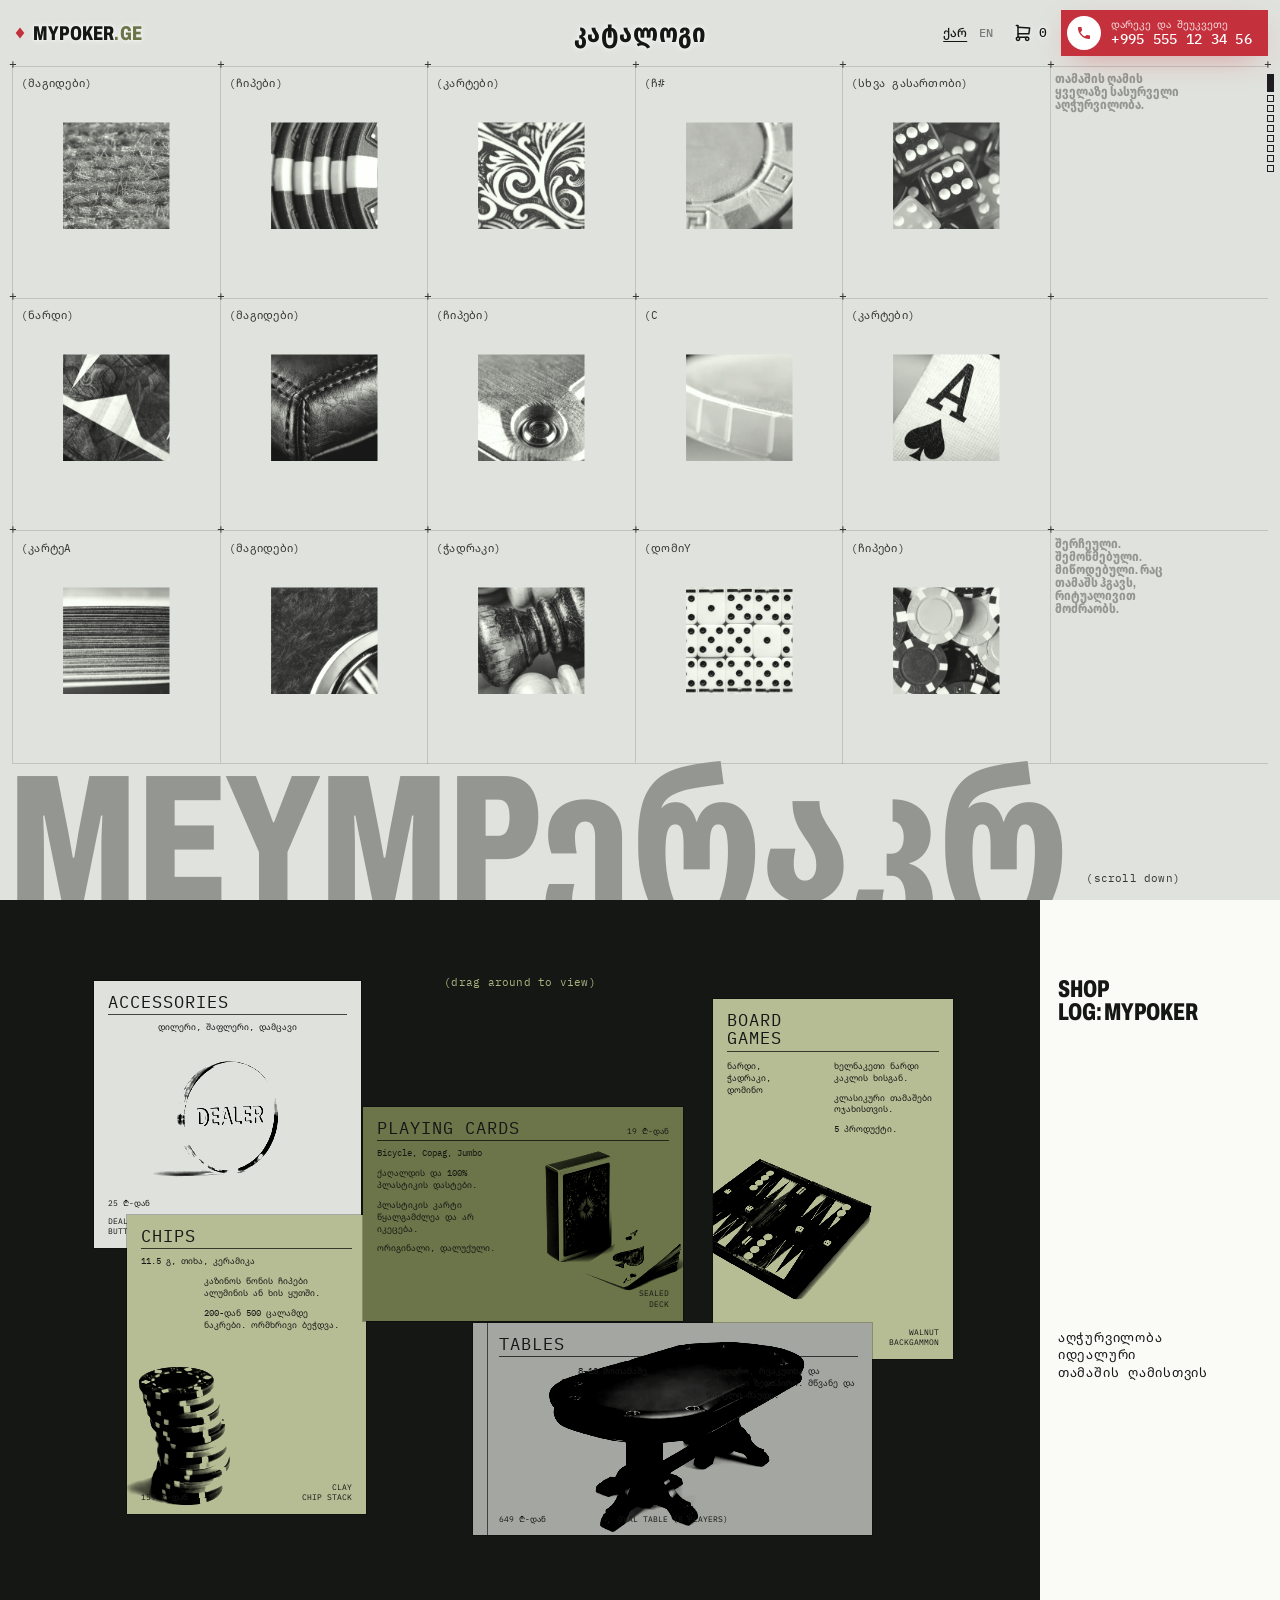
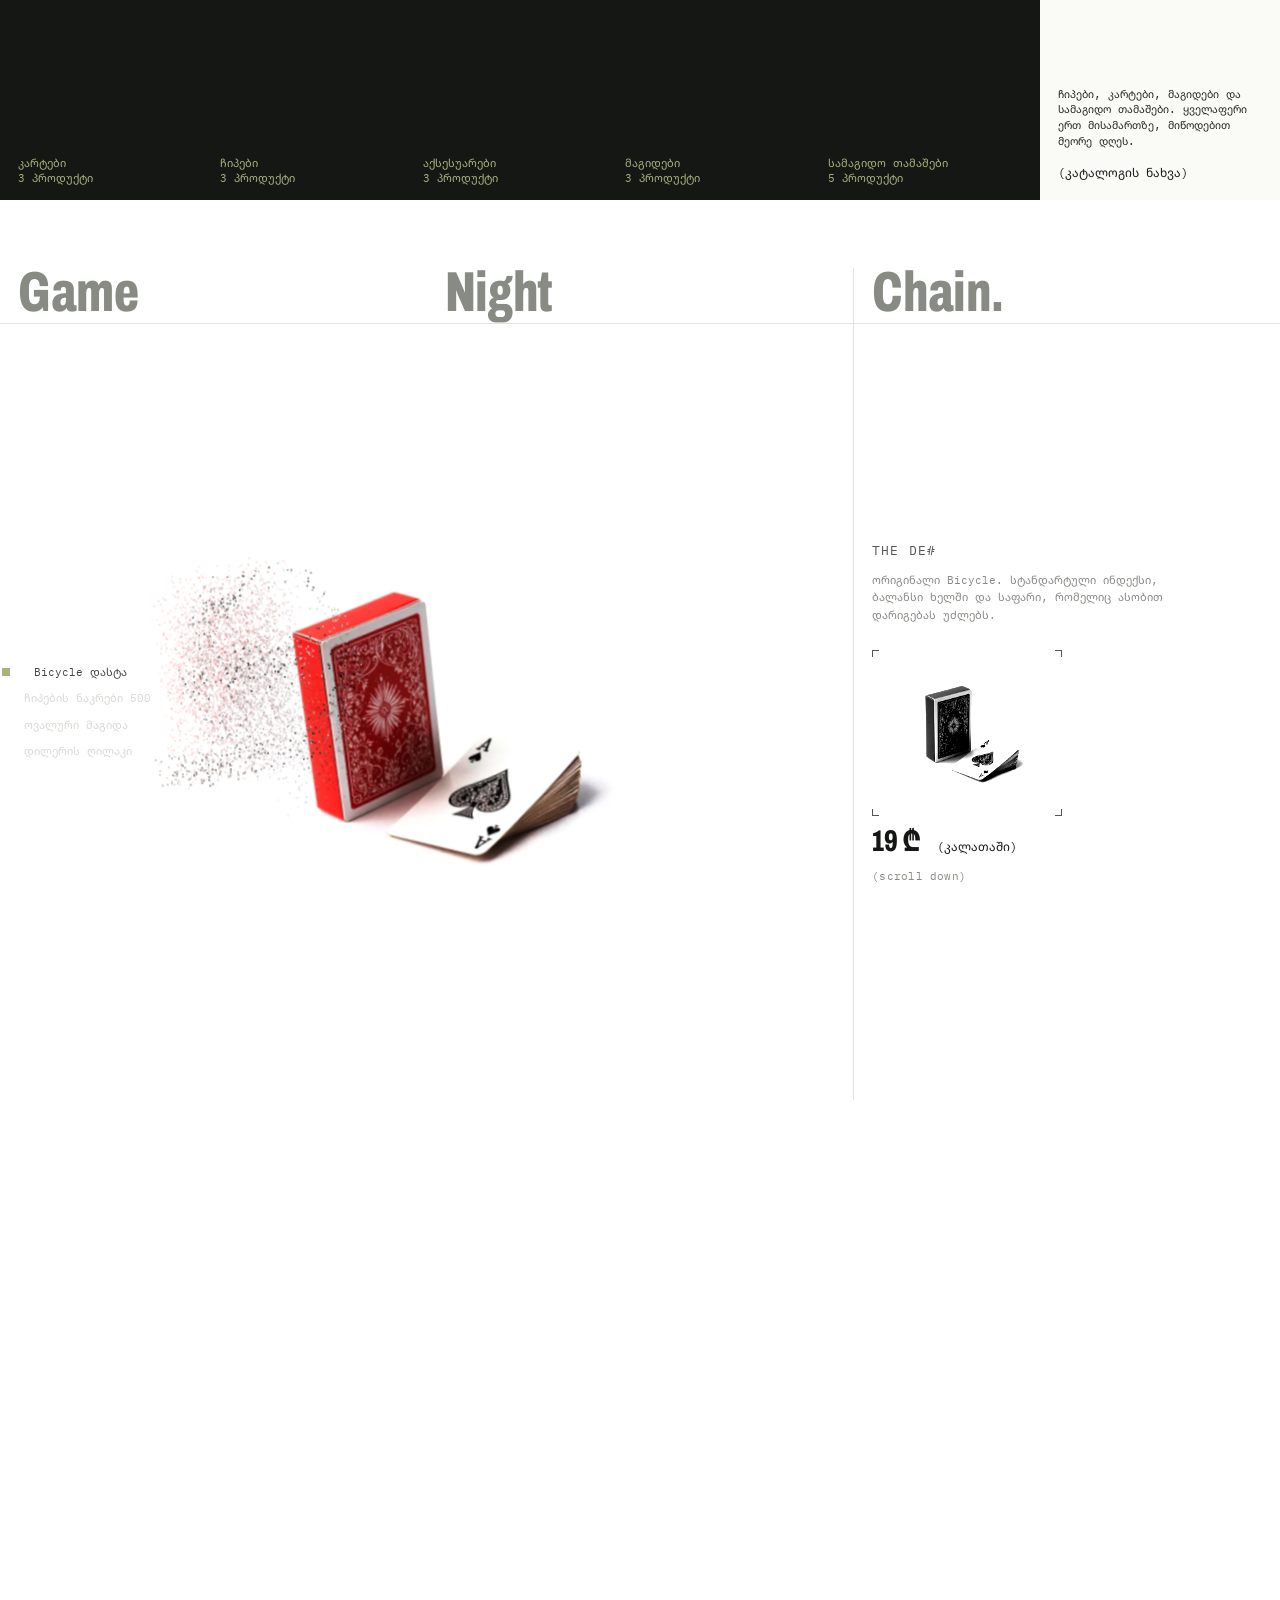
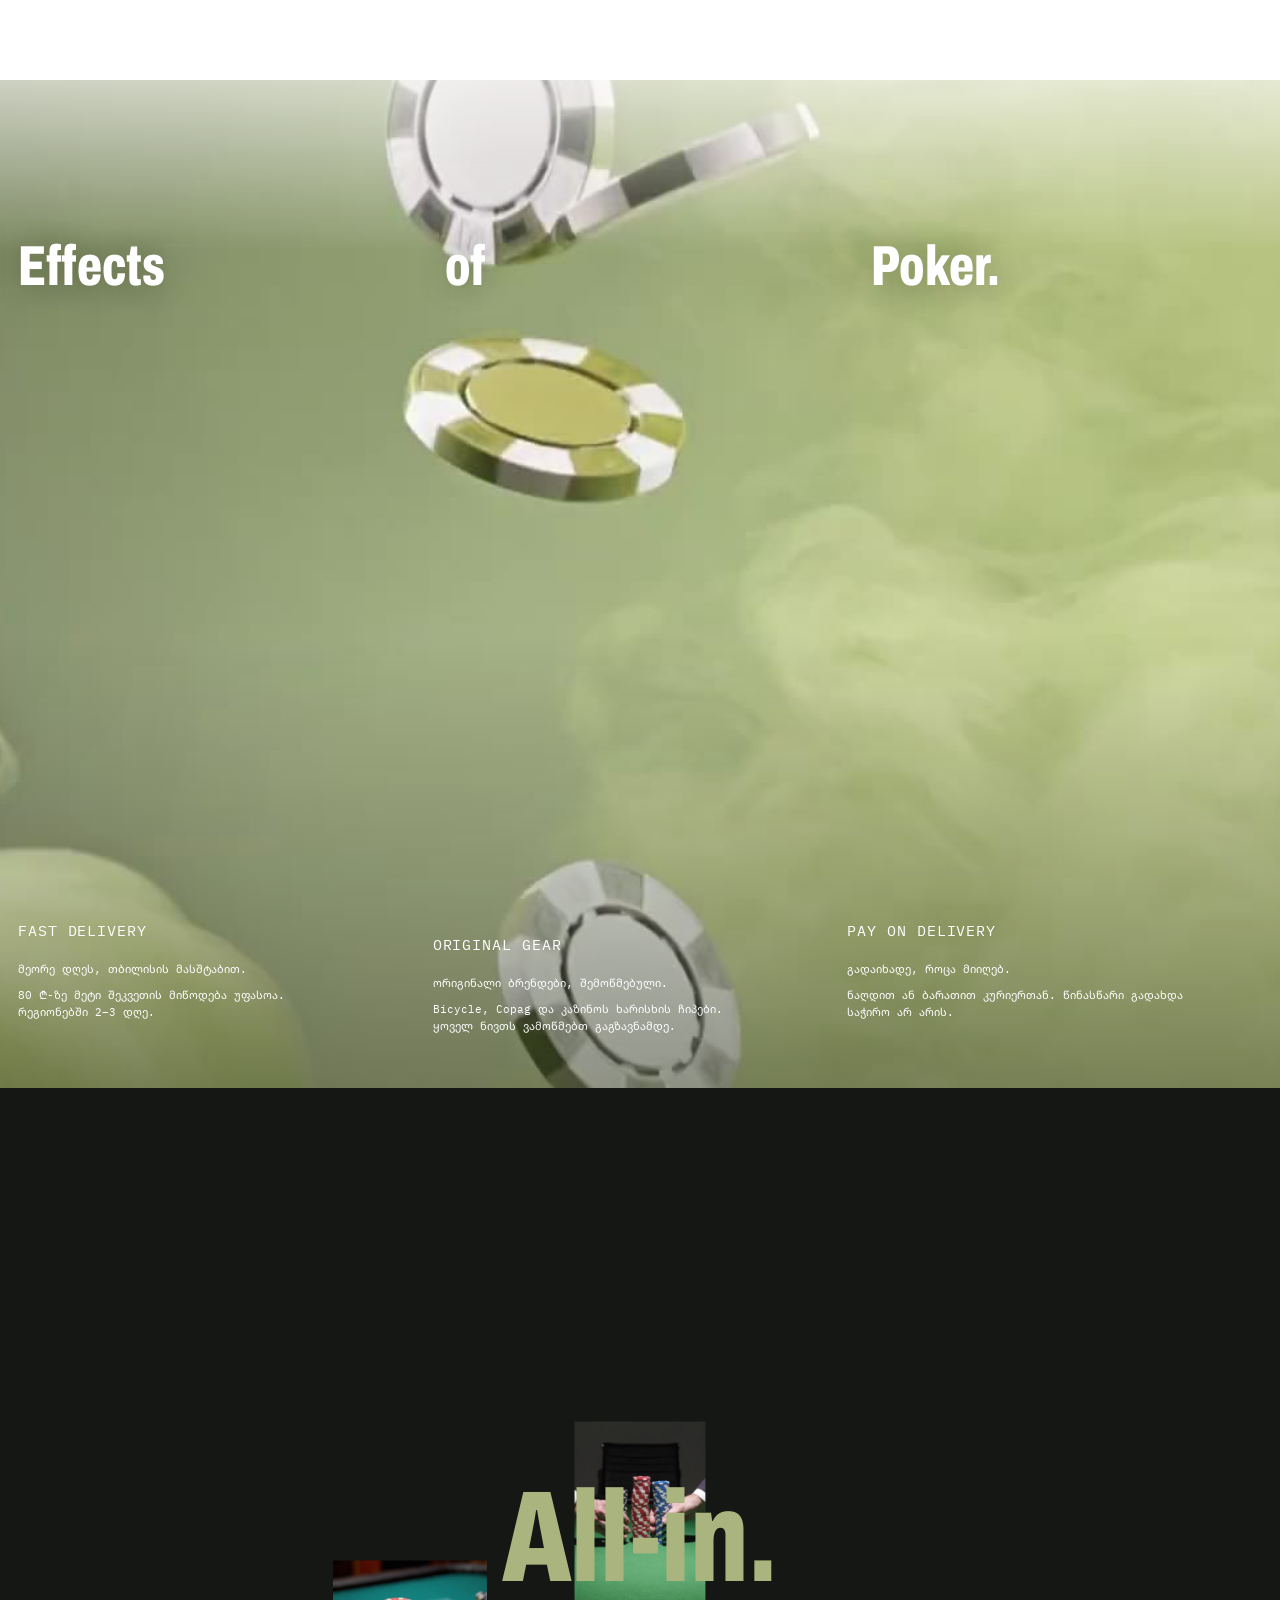
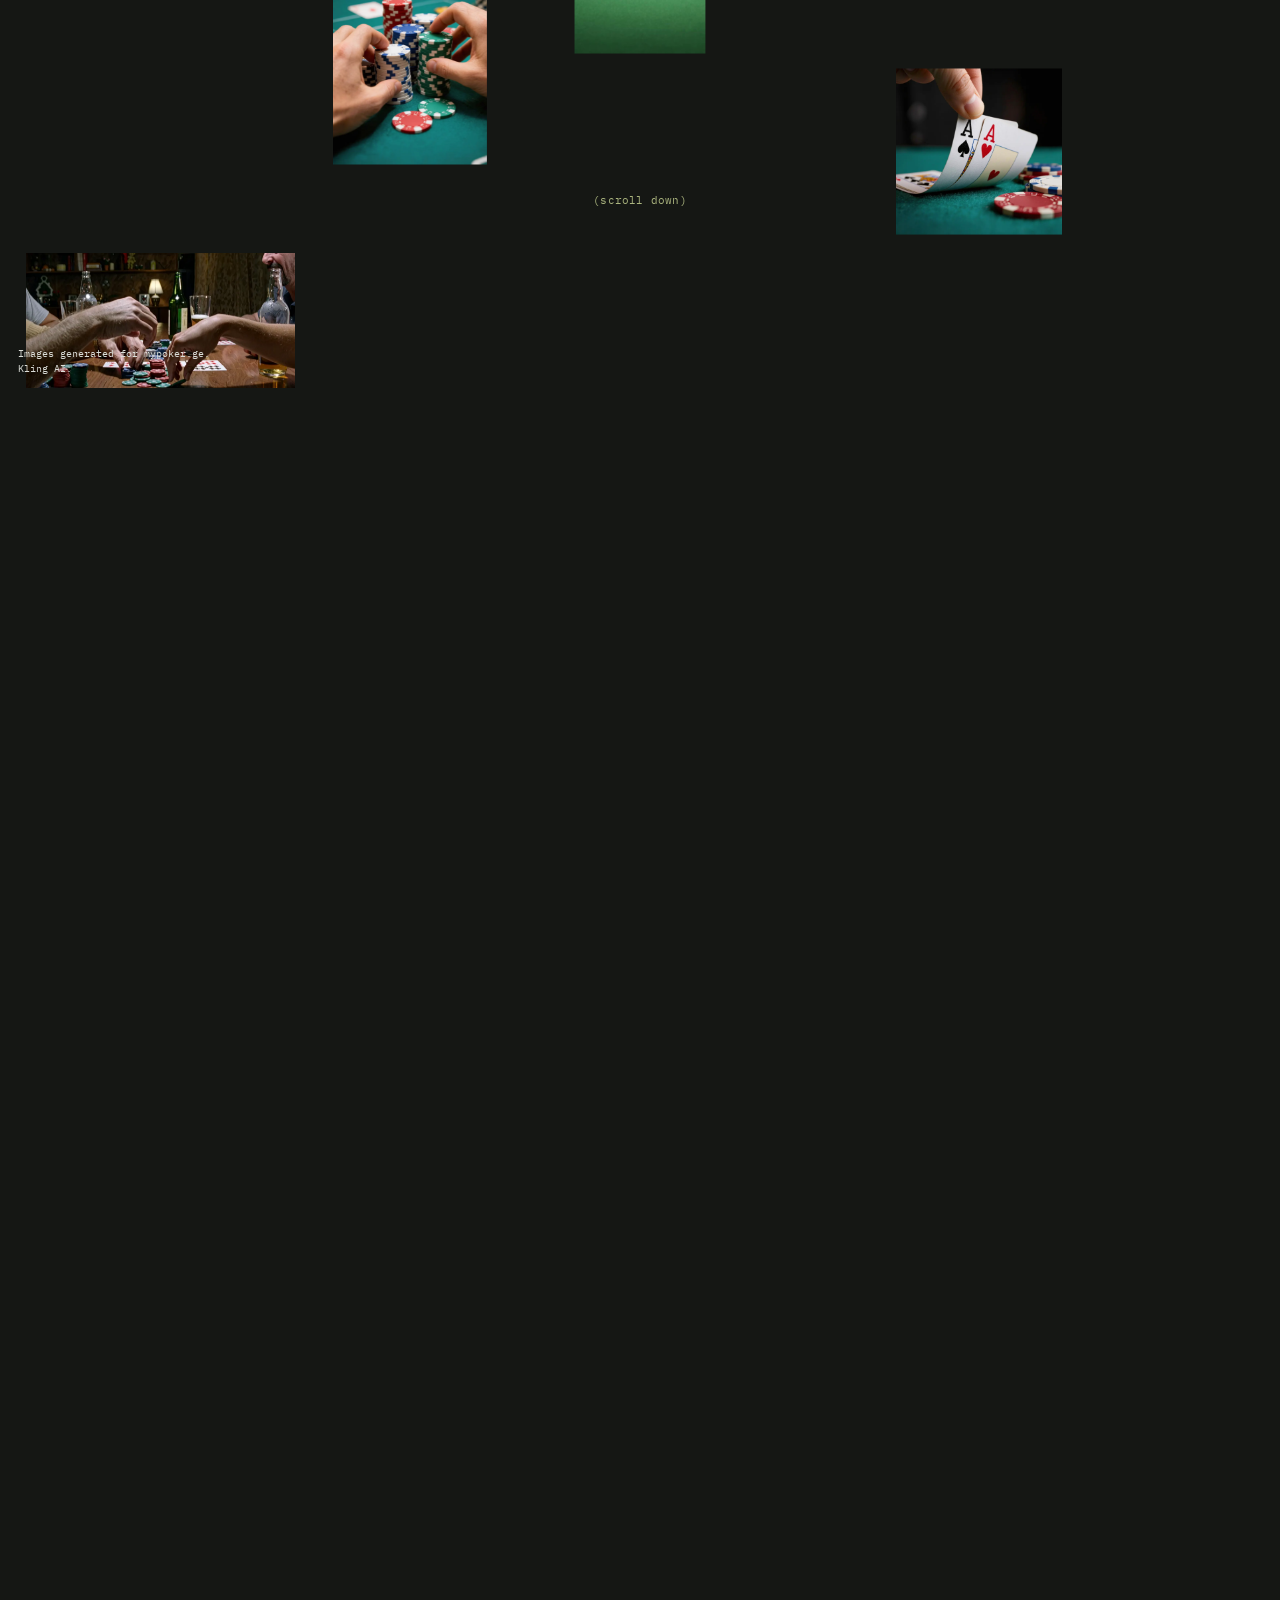
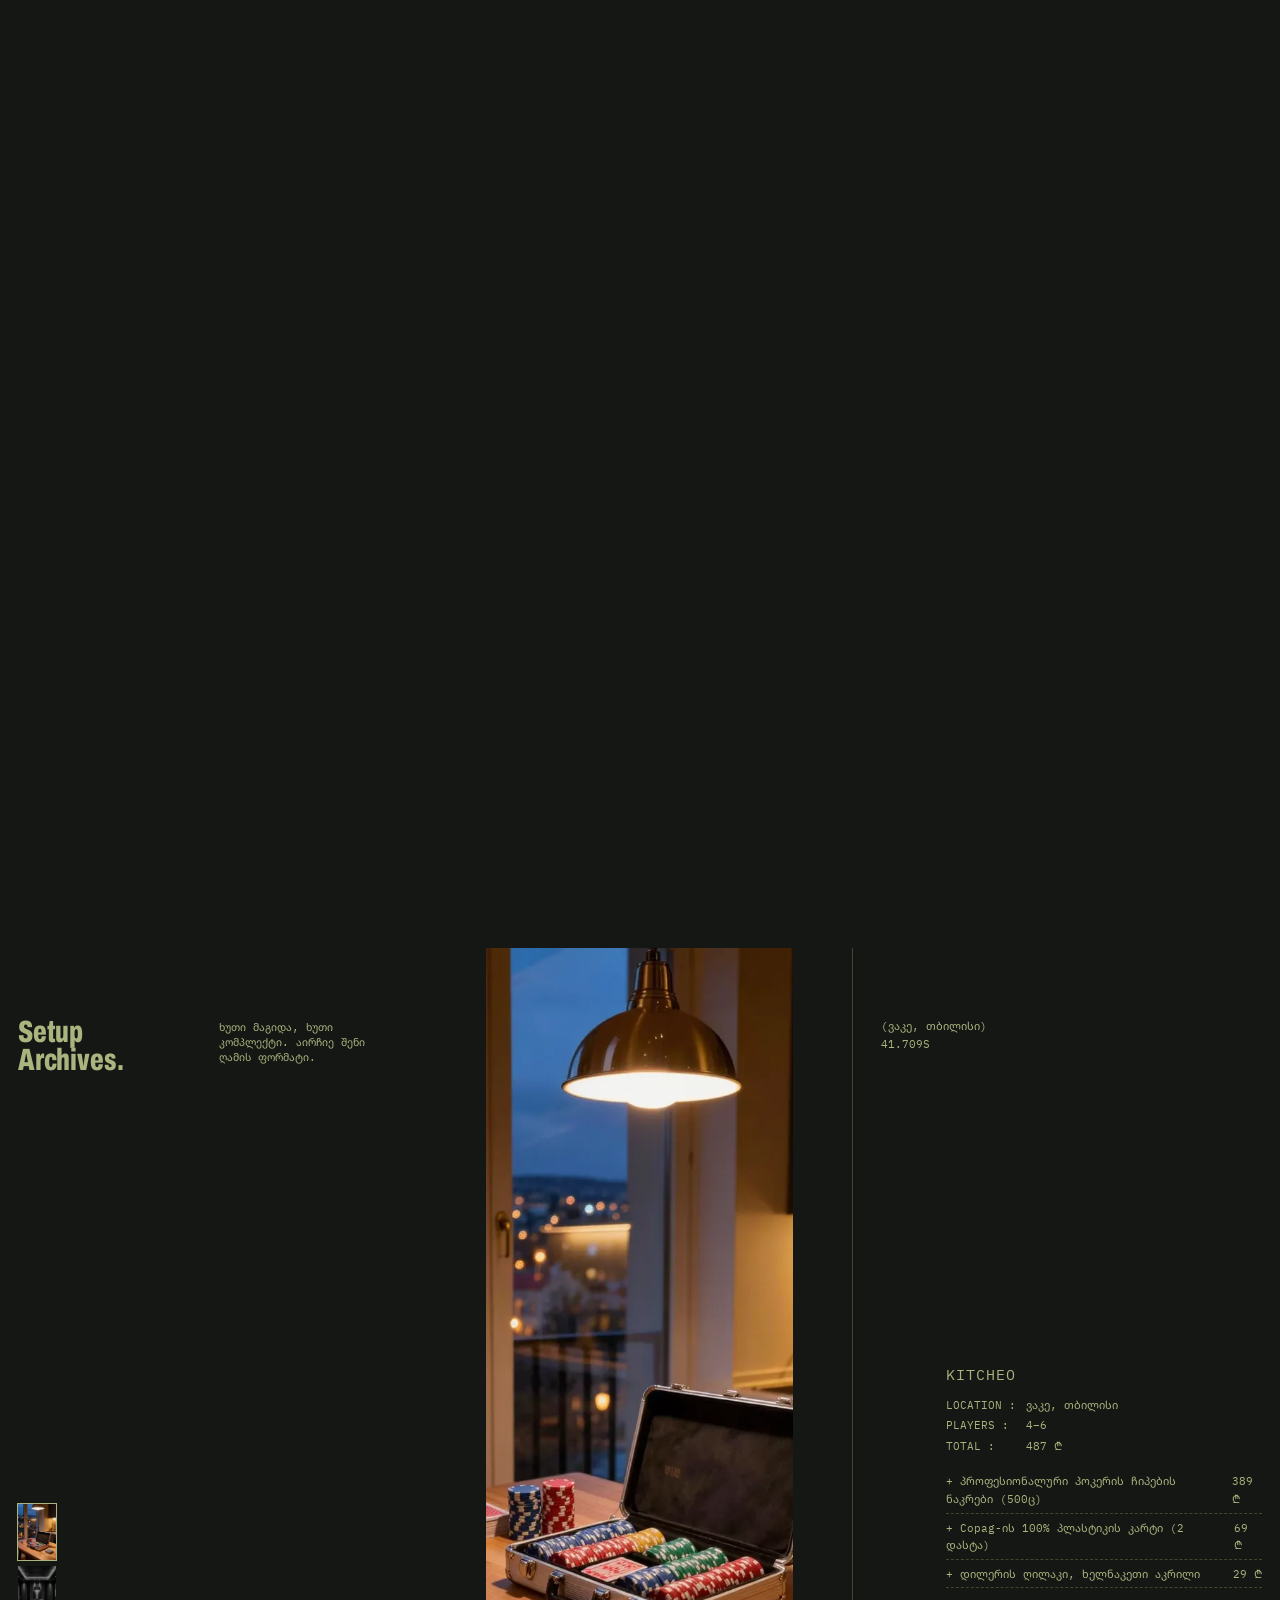
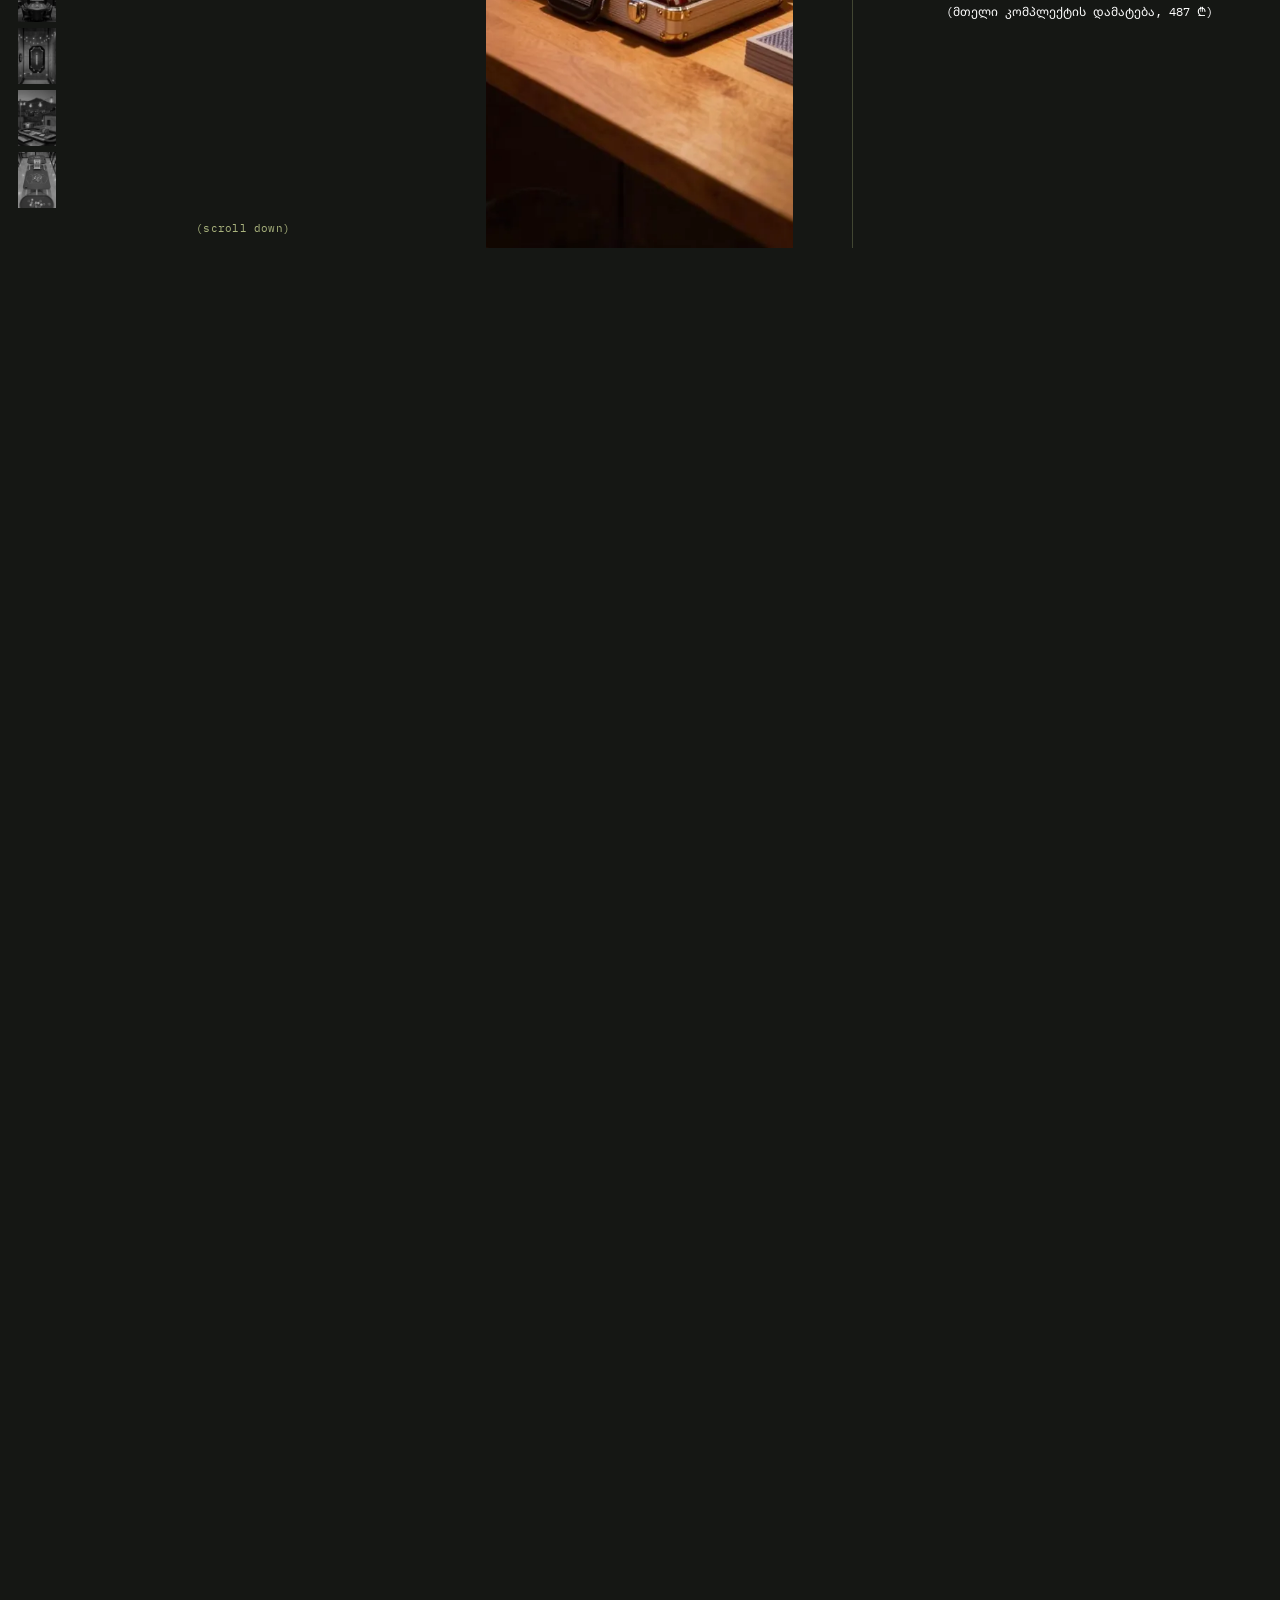
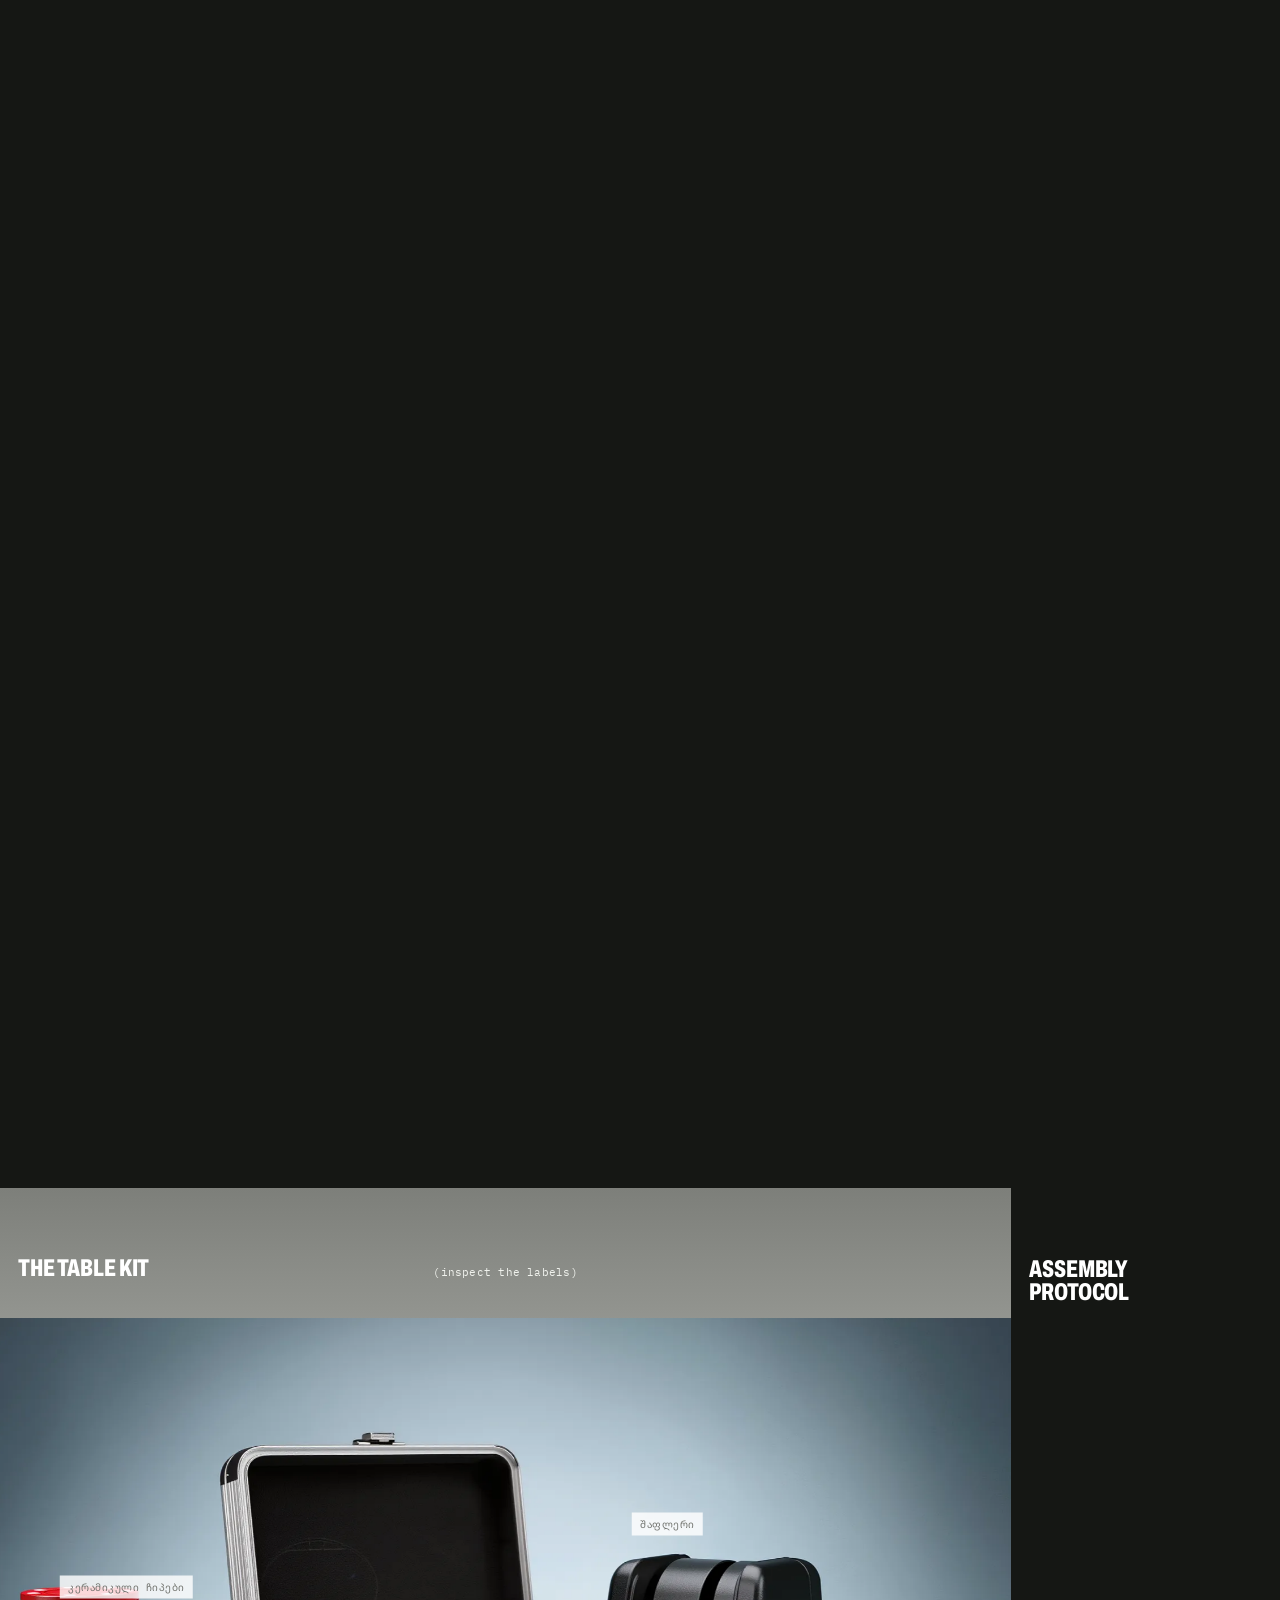
<file: index.html>
<!doctype html>
<html lang="ka">
<head>
  <meta charset="utf-8">
  <meta name="viewport" content="width=device-width, initial-scale=1">
  <title>mypoker.ge — პოკერის აღჭურვილობა და სამაგიდო თამაშები</title>
  <meta name="description" content="პოკერის ჩიპები, კარტები, მაგიდები და სამაგიდო თამაშები თბილისში. უფასო მიწოდება 80 ₾-დან.">
  <meta name="theme-color" content="#151714">
  <meta property="og:title" content="LOG: MYPOKER.GE">
  <meta property="og:image" content="assets/img/scene.webp">
  <link rel="preconnect" href="https://fonts.googleapis.com">
  <link rel="preconnect" href="https://fonts.gstatic.com" crossorigin>
  <link href="https://fonts.googleapis.com/css2?family=Archivo:wdth,wght@62..125,400..900&family=IBM+Plex+Mono:wght@400;500&family=Noto+Sans+Georgian:wdth,wght@62.5..100,400..800&display=swap" rel="stylesheet">
  <link rel="stylesheet" href="css/base.css">
  <link rel="stylesheet" href="css/home.css">
  <link rel="icon" href="data:image/svg+xml,%3Csvg xmlns='http://www.w3.org/2000/svg' viewBox='0 0 100 100'%3E%3Ccircle cx='50' cy='50' r='48' fill='%23e0142c'/%3E%3Cpath fill='%23fff' d='M50 22 70 50 50 78 30 50Z'/%3E%3C/svg%3E">
</head>
<body>
<a class="skip" href="#chain">Skip</a>

<header class="hud">
  <a class="hud__logo" href="./" aria-label="mypoker.ge"><svg viewBox="0 0 100 100" aria-hidden="true"><path d="M50 4 86 50 50 96 14 50Z"/></svg><span>MYPOKER<b>.GE</b></span></a>
  <a class="hud__cat" href="catalog.html"><span data-t="catalog">კატალოგი</span></a>
  <div class="hud__end">
    <span class="hud__lang"><button type="button" data-lang="ka">ქარ</button><button type="button" data-lang="en">EN</button></span>
    <button class="hud__cart" type="button" data-open-cart aria-label="Cart"><svg viewBox="0 0 24 24" aria-hidden="true"><path d="M6 19m-2 0a2 2 0 1 0 4 0a2 2 0 1 0 -4 0"/><path d="M17 19m-2 0a2 2 0 1 0 4 0a2 2 0 1 0 -4 0"/><path d="M17 17h-11v-14h-2"/><path d="M6 5l14 1l-1 7h-13"/></svg><b data-cart-n>0</b></button>
    <a class="hud__call" href="tel:+995555123456"><i aria-hidden="true"><svg viewBox="0 0 24 24"><path d="M6.6 10.8a15.2 15.2 0 0 0 6.6 6.6l2.2-2.2a1 1 0 0 1 1-.25 11.4 11.4 0 0 0 3.6.57 1 1 0 0 1 1 1V20a1 1 0 0 1-1 1A17 17 0 0 1 3 4a1 1 0 0 1 1-1h3.5a1 1 0 0 1 1 1c0 1.25.2 2.45.57 3.57a1 1 0 0 1-.25 1Z"/></svg></i><span><small data-t="callUs">დარეკე და შეუკვეთე</small>+995 555 12 34 56</span></a>
  </div>
</header>
<ol class="rail" aria-hidden="true"></ol>

<main>
  <!-- 0. HERO — texture grid + wordmark -->
  <section class="hero" data-rail>
    <div class="hero__grid" data-hgrid></div>
    <div class="hero__mark">
      <h1 class="hero__word d" data-word aria-label="MyPoker.ge">MyPoker.ge</h1>
      <p class="hint hero__hint">(scroll down)</p>
    </div>
  </section>

  <!-- 1. ORIGIN LOG — drag the field -->
  <section class="log" data-rail>
    <div class="log__stage" data-field-stage>
      <p class="hint hint--lime log__hint" data-tt="dragHint">(drag around to view)</p>
      <div class="log__field" data-field></div>
      <ol class="log__index" data-log-index></ol>
    </div>
    <aside class="log__panel">
      <h1 class="log__title d"><span data-tt="logKicker">SHOP</span><br>LOG: MYPOKER</h1>
      <p class="log__mid mono" data-tt="logMid">აღჭურვილობა<br>იდეალური<br>თამაშის ღამისთვის</p>
      <div class="log__foot">
        <p class="mono log__desc" data-tt="logDesc">ჩიპები, კარტები, მაგიდები და სამაგიდო თამაშები. ყველაფერი ერთ მისამართზე, მიწოდებით მეორე დღეს.</p>
        <a class="paren log__cta" href="catalog.html" data-tt="toCatalog">კატალოგის ნახვა</a>
      </div>
    </aside>
  </section>

  <!-- 2. GAME NIGHT CHAIN — sticky phases -->
  <section class="chain" id="chain" data-rail>
    <div class="chain__pin">
      <h2 class="tri d"><span>Game</span><span>Night</span><span>Chain.</span></h2>
      <div class="chain__grid">
        <ol class="phases mono" data-phases></ol>
        <div class="chain__obj">
          <canvas class="chain__fx" data-fx aria-hidden="true"></canvas>
          <img class="chain__img" data-chain-img src="assets/img/p/bicycle.webp" alt="">
        </div>
        <div class="chain__info">
          <p class="chain__t mono" data-chain-t>THE DECK</p>
          <p class="chain__d mono" data-chain-d></p>
          <div class="frame"><i></i><i></i><i></i><i></i><img data-chain-thumb src="assets/img/p/bicycle.webp" alt=""></div>
          <div class="chain__buy"><b class="d" data-chain-price></b><button class="paren" type="button" data-chain-add data-t="add">კალათაში</button></div>
          <p class="hint">(scroll down)</p>
        </div>
      </div>
    </div>
  </section>

  <!-- 3. EFFECTS — lime smoke -->
  <section class="fx" data-rail>
    <video class="fx__video" data-video src="assets/video/lime-smoke.mp4" poster="assets/video/lime-smoke.jpg" muted loop playsinline preload="none" aria-hidden="true"></video>
    <h2 class="tri tri--w d"><span>Effects</span><span>of</span><span>Poker.</span></h2>
    <div class="fx__cols mono">
      <article><h3>FAST DELIVERY</h3><p data-tt="fx1a">მეორე დღეს, თბილისის მასშტაბით.</p><p data-tt="fx1b">80 ₾-ზე მეტი შეკვეთის მიწოდება უფასოა. რეგიონებში 2–3 დღე.</p></article>
      <article><h3>ORIGINAL GEAR</h3><p data-tt="fx2a">ორიგინალი ბრენდები, შემოწმებული.</p><p data-tt="fx2b">Bicycle, Copag და კაზინოს ხარისხის ჩიპები. ყოველ ნივთს ვამოწმებთ გაგზავნამდე.</p></article>
      <article><h3>PAY ON DELIVERY</h3><p data-tt="fx3a">გადაიხადე, როცა მიიღებ.</p><p data-tt="fx3b">ნაღდით ან ბარათით კურიერთან. წინასწარი გადახდა საჭირო არ არის.</p></article>
    </div>
  </section>

  <!-- 4. ALL-IN — parallax collage -->
  <section class="allin" data-rail>
    <div class="allin__pin">
      <div class="allin__tiles" data-tiles aria-hidden="true"></div>
      <div class="allin__center">
        <video class="allin__video" data-video data-allin-video src="assets/video/allin.mp4" poster="assets/video/allin.jpg" muted loop playsinline preload="none" aria-hidden="true"></video>
        <h2 class="allin__word d">All‑in.</h2>
        <p class="hint hint--lime allin__hint">(scroll down)</p>
      </div>
      <p class="allin__credit mono">Images generated for mypoker.ge.<br>Kling AI.</p>
    </div>
  </section>

  <!-- 5. SETUP ARCHIVES -->
  <section class="arch" data-rail>
    <div class="arch__pin">
      <div class="arch__left">
        <h2 class="arch__title d">Setup<br>Archives.</h2>
        <p class="arch__lede mono" data-tt="archLede">ხუთი მაგიდა, ხუთი კომპლექტი. აირჩიე შენი ღამის ფორმატი.</p>
        <ol class="arch__thumbs" data-arch-thumbs></ol>
        <p class="hint hint--lime arch__hint">(scroll down)</p>
      </div>
      <div class="arch__media"><div class="arch__strip" data-arch-strip></div></div>
      <div class="arch__right mono">
        <p data-arch-count>(01/05)</p>
        <p data-arch-coord></p>
        <div class="arch__info">
          <p class="arch__name" data-arch-name></p>
          <dl class="arch__dl" data-arch-dl></dl>
          <ul class="arch__kit" data-arch-kit></ul>
          <button class="paren arch__addall" type="button" data-arch-add></button>
        </div>
      </div>
    </div>
  </section>

  <!-- 6. THE TABLE KIT / ASSEMBLY PROTOCOL -->
  <section class="kit" id="kit" data-rail>
    <div class="kit__stage">
      <h2 class="kit__title d">THE TABLE KIT</h2>
      <p class="hint kit__hint">(inspect the labels)</p>
      <div class="kit__canvas" data-kit-canvas>
        <img src="assets/img/scene.webp" alt="ჩიპები, ალუმინის კეისი, შაფლერი, კარტი, დილერის ღილაკი, კარტის დამცავი და კამათელი" width="2000" height="1129" loading="lazy">
      </div>
    </div>
    <aside class="kit__side">
      <h2 class="d">ASSEMBLY<br>PROTOCOL</h2>
      <ol class="kit__list mono" data-kit-list></ol>
      <p class="kit__note mono" data-tt="kitNote">დააჭირე ეტიკეტს ან სიის ჩანაწერს, რომ კალათაში დაამატო.</p>
    </aside>
  </section>

  <!-- 7. GAME PROCEDURES — flashlight -->
  <section class="proc" data-rail>
    <div class="proc__pin" data-flash>
      <h2 class="proc__title d">GAME PROCEDURES</h2>
      <p class="hint proc__side proc__side--l">(scroll down)</p>
      <p class="hint proc__side proc__side--r">(scroll down)</p>
      <div class="proc__visual" data-proc-visual></div>
      <p class="hint proc__flash" data-tt="flash">(move here to turn on flashlight)</p>
      <div class="proc__step mono">
        <p data-proc-n hidden></p>
        <p class="proc__name" data-proc-name>SHUFFLE</p>
        <p class="proc__d" data-proc-d></p>
        <button class="paren proc__buy" type="button" data-proc-buy></button>
      </div>
    </div>
  </section>

  <!-- 8. OUTRO -->
  <section class="outro" data-rail>
    <a class="outro__link" href="catalog.html">
      <span class="hint hint--lime">(17 products)</span>
      <span class="outro__word d">Catalog.</span>
    </a>
    <div class="outro__cols mono">
      <div><p class="outro__k" data-tt="oContact">კონტაქტი</p><p><a href="tel:+995555123456">+995 555 12 34 56</a></p><p><a href="mailto:info@mypoker.ge">info@mypoker.ge</a></p></div>
      <div><p class="outro__k" data-tt="oShip">მიწოდება</p><p data-tt="oShip1">თბილისი: მეორე დღეს</p><p data-tt="oShip2">უფასო 80 ₾-დან</p></div>
      <div><p class="outro__k" data-tt="oHours">სამუშაო საათები</p><p data-tt="oHours1">ორშ–შაბ 10:00–20:00</p><p data-tt="oHours2">კვირა 11:00–18:00</p></div>
      <div><p class="outro__k">©</p><p><span data-year>2026</span> mypoker.ge</p></div>
    </div>
  </section>
</main>

<div class="scrim" data-scrim hidden></div>
<aside class="cart" data-cart aria-label="Cart" aria-hidden="true" tabindex="-1">
  <header class="cart__head"><h2 data-t="cart">კალათა</h2><button class="paren" type="button" data-close-cart>close</button></header>
  <div class="cart__free"><p data-free-text></p><div class="cart__bar"><i data-free-bar></i></div></div>
  <ul class="cart__items" data-cart-items></ul>
  <div class="cart__empty" data-cart-empty><p data-t="cartEmpty">კალათა ცარიელია.</p><a class="btn btn--lime" href="catalog.html" data-t="toCatalog">კატალოგის ნახვა</a></div>
  <div class="cart__done" data-done hidden><b data-t="doneTitle">შეკვეთა მიღებულია.</b><p data-t="doneText"></p></div>
  <form class="cart__form" data-checkout hidden novalidate>
    <label><span data-t="fName">სახელი</span><input name="name" autocomplete="name"></label>
    <label><span data-t="fPhone">ტელეფონი</span><input name="phone" type="tel" autocomplete="tel" placeholder="+995 5__ __ __ __"></label>
    <label><span data-t="fAddr">მისამართი</span><input name="addr" autocomplete="street-address"></label>
    <p class="cart__err" data-err role="alert"></p>
  </form>
  <footer class="cart__foot" data-cart-foot hidden>
    <p class="cart__sum"><span data-t="total">ჯამი</span><b data-cart-total>0 ₾</b></p>
    <button class="btn btn--lime btn--big" type="button" data-checkout-btn>შეკვეთის გაფორმება</button>
  </footer>
</aside>
<p class="toast" data-toast role="status" aria-live="polite"></p>

<script src="js/products.js" defer></script>
<script src="assets/vendor/gsap.min.js" defer></script>
<script src="assets/vendor/ScrollTrigger.min.js" defer></script>
<script src="assets/vendor/lenis.min.js" defer></script>
<script src="js/common.js" defer></script>
<script src="js/home.js" defer></script>
</body>
</html>
</file>
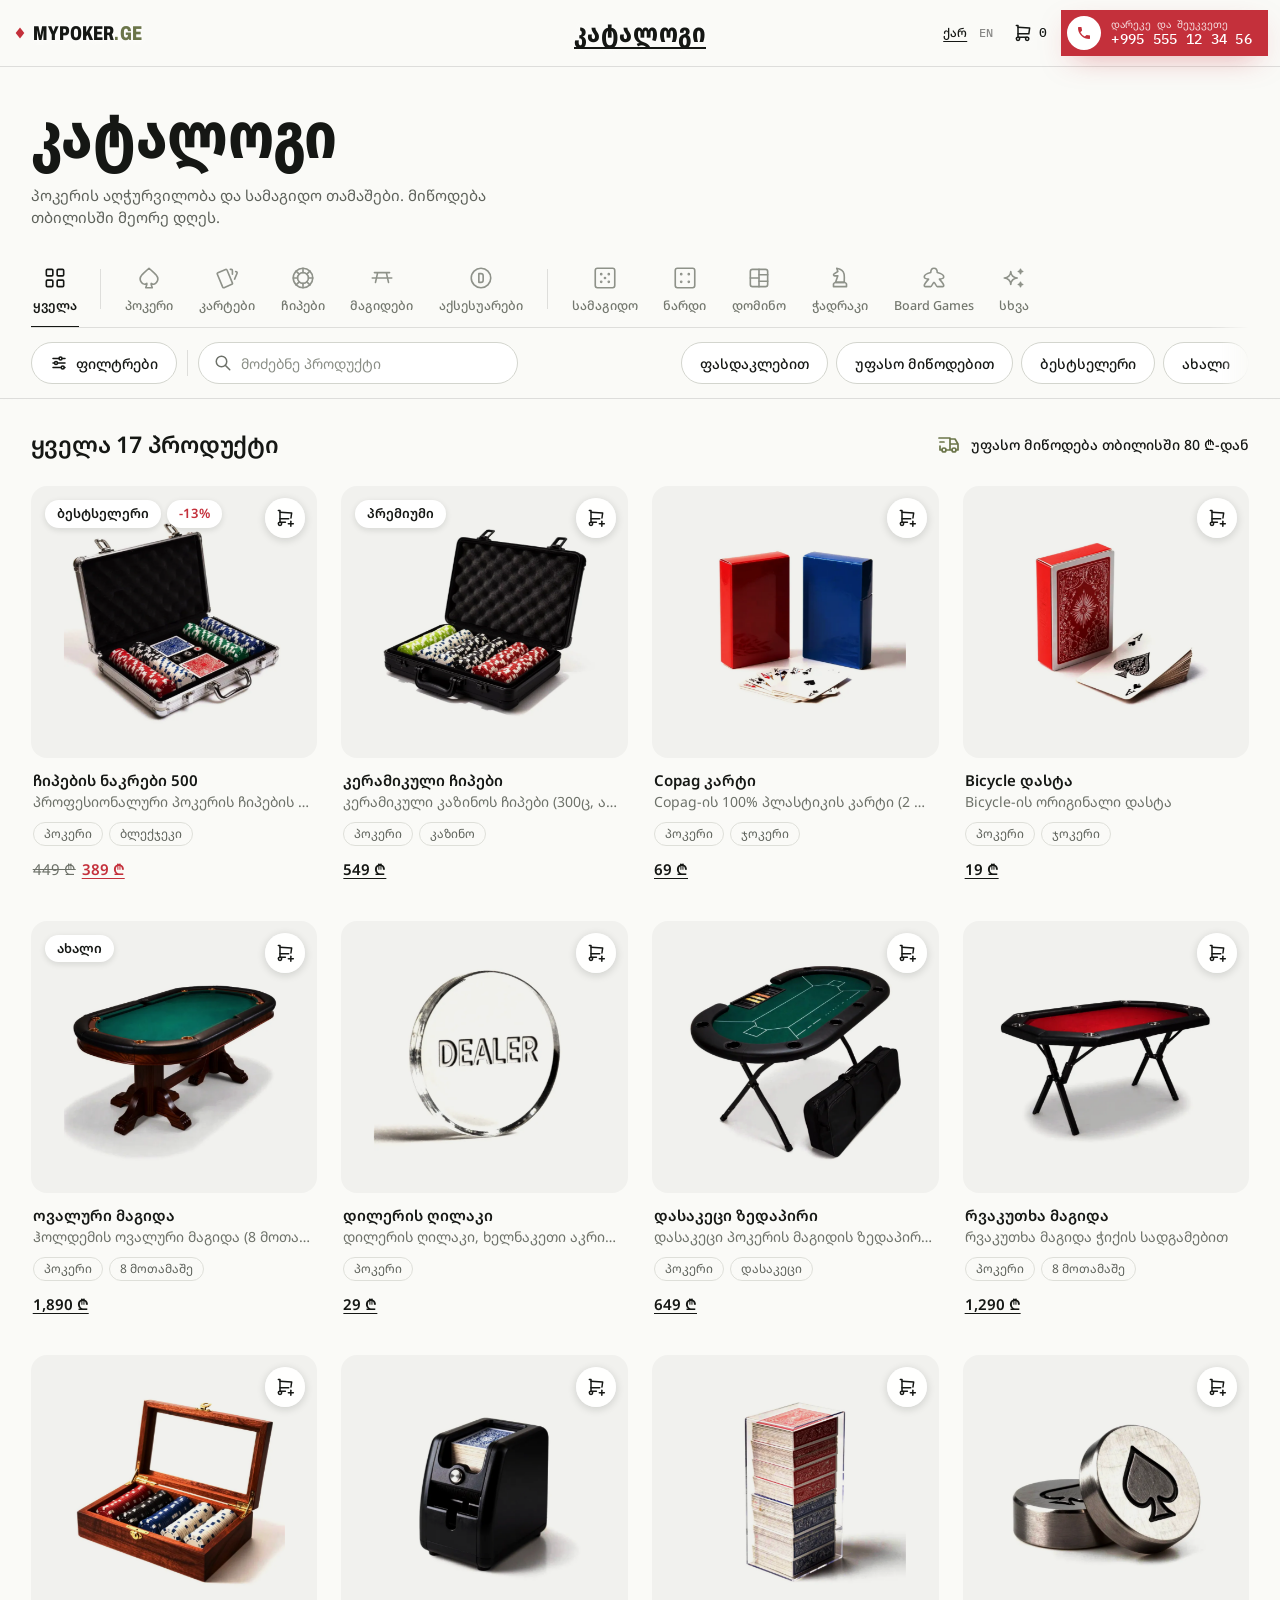
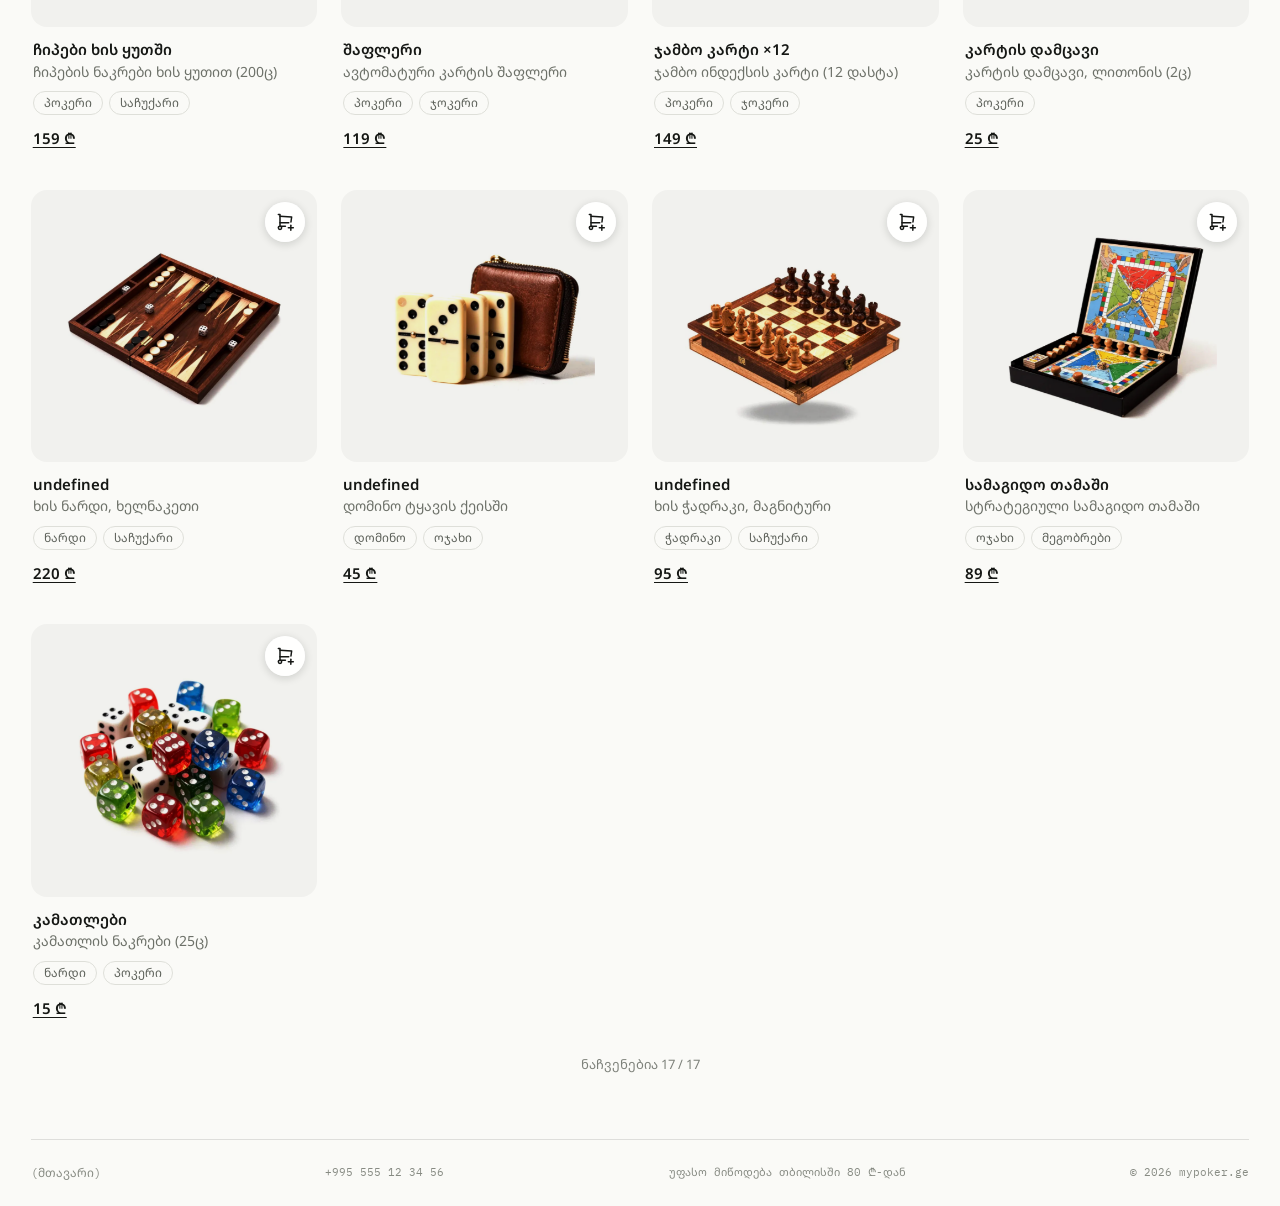
<file: catalog.html>
<!doctype html>
<html lang="ka">
<head>
  <meta charset="utf-8">
  <meta name="viewport" content="width=device-width, initial-scale=1">
  <title>კატალოგი — mypoker.ge</title>
  <meta name="description" content="mypoker.ge-ის სრული კატალოგი: პოკერის ჩიპები, კარტები, მაგიდები, აქსესუარები და სამაგიდო თამაშები.">
  <meta name="theme-color" content="#fafaf7">
  <link rel="preconnect" href="https://fonts.googleapis.com">
  <link rel="preconnect" href="https://fonts.gstatic.com" crossorigin>
  <link href="https://fonts.googleapis.com/css2?family=Archivo:wdth,wght@62..125,400..900&family=IBM+Plex+Mono:wght@400;500&family=Noto+Sans+Georgian:wdth,wght@62.5..100,400..800&display=swap" rel="stylesheet">
  <link rel="stylesheet" href="css/base.css">
  <link rel="stylesheet" href="css/catalog.css">
  <link rel="icon" href="data:image/svg+xml,%3Csvg xmlns='http://www.w3.org/2000/svg' viewBox='0 0 100 100'%3E%3Ccircle cx='50' cy='50' r='48' fill='%23e0142c'/%3E%3Cpath fill='%23fff' d='M50 22 70 50 50 78 30 50Z'/%3E%3C/svg%3E">
</head>
<body class="cat-page">
<a class="skip" href="#grid">Skip</a>

<header class="hud">
  <a class="hud__logo" href="./" aria-label="mypoker.ge"><svg viewBox="0 0 100 100" aria-hidden="true"><path d="M50 4 86 50 50 96 14 50Z"/></svg><span>MYPOKER<b>.GE</b></span></a>
  <a class="hud__cat" href="catalog.html" aria-current="page"><span data-t="catalog">კატალოგი</span></a>
  <div class="hud__end">
    <span class="hud__lang"><button type="button" data-lang="ka">ქარ</button><button type="button" data-lang="en">EN</button></span>
    <button class="hud__cart" type="button" data-open-cart aria-label="Cart"><svg viewBox="0 0 24 24" aria-hidden="true"><path d="M6 19m-2 0a2 2 0 1 0 4 0a2 2 0 1 0 -4 0"/><path d="M17 19m-2 0a2 2 0 1 0 4 0a2 2 0 1 0 -4 0"/><path d="M17 17h-11v-14h-2"/><path d="M6 5l14 1l-1 7h-13"/></svg><b data-cart-n>0</b></button>
    <a class="hud__call" href="tel:+995555123456"><i aria-hidden="true"><svg viewBox="0 0 24 24"><path d="M6.6 10.8a15.2 15.2 0 0 0 6.6 6.6l2.2-2.2a1 1 0 0 1 1-.25 11.4 11.4 0 0 0 3.6.57 1 1 0 0 1 1 1V20a1 1 0 0 1-1 1A17 17 0 0 1 3 4a1 1 0 0 1 1-1h3.5a1 1 0 0 1 1 1c0 1.25.2 2.45.57 3.57a1 1 0 0 1-.25 1Z"/></svg></i><span><small data-t="callUs">დარეკე და შეუკვეთე</small>+995 555 12 34 56</span></a>
  </div>
</header>

<main>
  <header class="chead">
    <div class="chead__txt">
      <h1 class="chead__h d" data-t="catalog">კატალოგი</h1>
      <p class="chead__lead" data-t="catLead">პოკერის აღჭურვილობა და სამაგიდო თამაშები. მიწოდება თბილისში მეორე დღეს.</p>
    </div>
  </header>

  <div class="bar" data-bar>
    <nav class="tabs" data-cats aria-label="კატეგორიები"></nav>
    <div class="bar__tools">
      <button type="button" class="pill pill--filter" data-filters-open aria-haspopup="dialog">
        <svg viewBox="0 0 24 24" aria-hidden="true"><path d="M14 6m-2 0a2 2 0 1 0 4 0a2 2 0 1 0 -4 0"/><path d="M4 6l8 0"/><path d="M16 6l4 0"/><path d="M8 12m-2 0a2 2 0 1 0 4 0a2 2 0 1 0 -4 0"/><path d="M4 12l2 0"/><path d="M10 12l10 0"/><path d="M17 18m-2 0a2 2 0 1 0 4 0a2 2 0 1 0 -4 0"/><path d="M4 18l11 0"/><path d="M19 18l1 0"/></svg>
        <span data-t="filters">ფილტრები</span><b data-filter-n></b>
      </button>
      <span class="bar__sep" aria-hidden="true"></span>
      <label class="bar__search">
        <svg viewBox="0 0 24 24" aria-hidden="true"><path d="M10 10m-7 0a7 7 0 1 0 14 0a7 7 0 1 0 -14 0"/><path d="M21 21l-6 -6"/></svg>
        <span class="sr" data-t="search">ძებნა</span>
        <input type="search" data-search autocomplete="off" placeholder="მოძებნე პროდუქტი">
      </label>
      <div class="bar__quick" data-quick></div>
    </div>
  </div>

  <div class="results">
    <h2 class="results__h" data-count aria-live="polite"></h2>
    <p class="results__note"><svg viewBox="0 0 24 24" aria-hidden="true"><path d="M7 17m-2 0a2 2 0 1 0 4 0a2 2 0 1 0 -4 0"/><path d="M17 17m-2 0a2 2 0 1 0 4 0a2 2 0 1 0 -4 0"/><path d="M5 17h-2v-4m-1 -8h11v12m-4 0h6m4 0h2v-6h-8m0 -5h5l3 5"/><path d="M3 9l4 0"/></svg><span data-t="ship">უფასო მიწოდება თბილისში 80 ₾-დან</span></p>
  </div>

  <ul class="grid" id="grid" data-grid></ul>
  <p class="grid__foot" data-foot></p>
  <div class="empty" data-empty hidden>
    <p class="d" data-t="emptyTitle">ვერაფერი მოიძებნა.</p>
    <button class="paren" type="button" data-reset data-t="emptyReset">ფილტრების გასუფთავება</button>
  </div>

  <footer class="cfoot mono">
    <a class="paren" href="./" data-t="home">მთავარი</a>
    <span>+995 555 12 34 56</span>
    <span data-t="ship">უფასო მიწოდება თბილისში 80 ₾-დან</span>
    <span>© <span data-year>2026</span> mypoker.ge</span>
  </footer>
</main>

<!-- filters -->
<div class="fdlg" data-fdlg hidden role="dialog" aria-modal="true" aria-labelledby="fdlg-h">
  <div class="fdlg__box">
    <header class="fdlg__head">
      <button type="button" class="fdlg__x" data-filters-close aria-label="close"><svg viewBox="0 0 24 24" aria-hidden="true"><path d="M18 6l-12 12"/><path d="M6 6l12 12"/></svg></button>
      <h2 id="fdlg-h" data-t="filters">ფილტრები</h2>
    </header>
    <div class="fdlg__body">
      <section class="fsec"><h3 data-t="fPrice">ფასი</h3><div class="fsec__pills" data-prices role="radiogroup"></div></section>
      <section class="fsec"><h3 data-t="fSpecial">შეთავაზებები</h3><div class="fsec__checks" data-flags></div></section>
      <section class="fsec"><h3 data-t="sortBy">დალაგება</h3><div class="fsec__pills" data-sorts role="radiogroup"></div></section>
    </div>
    <footer class="fdlg__foot">
      <button type="button" class="fdlg__clear" data-reset data-t="clear">გასუფთავება</button>
      <button type="button" class="fdlg__go" data-filters-close data-show></button>
    </footer>
  </div>
</div>

<!-- product quick view -->
<div class="qv" data-qv hidden role="dialog" aria-modal="true" aria-labelledby="qv-name">
  <div class="qv__box">
    <button class="qv__x" type="button" data-qv-close aria-label="close"><svg viewBox="0 0 24 24" aria-hidden="true"><path d="M18 6l-12 12"/><path d="M6 6l12 12"/></svg></button>
    <div class="qv__img"><div class="qv__badges" data-qv-badges></div><img data-qv-img alt=""></div>
    <div class="qv__info">
      <p class="qv__cat" data-qv-fig></p>
      <h2 class="qv__name" id="qv-name" data-qv-name></h2>
      <div class="qv__tags" data-qv-tags></div>
      <p class="qv__spec" data-qv-spec></p>
      <p class="qv__price" data-qv-price></p>
      <div class="qv__actions">
        <button class="qv__add" type="button" data-qv-add><svg viewBox="0 0 24 24" aria-hidden="true"><path d="M4 19a2 2 0 1 0 4 0a2 2 0 0 0 -4 0"/><path d="M12.5 17h-6.5v-14h-2"/><path d="M6 5l14 1l-.86 6.017m-2.64 .983h-10.5"/><path d="M16 19h6"/><path d="M19 16v6"/></svg><span data-qv-add-label>კალათაში დამატება</span></button>
        <a class="qv__call" href="tel:+995555123456"><svg viewBox="0 0 24 24" aria-hidden="true"><path d="M5 4h4l2 5l-2.5 1.5a11 11 0 0 0 5 5l1.5 -2.5l5 2v4a2 2 0 0 1 -2 2a16 16 0 0 1 -15 -15a2 2 0 0 1 2 -2"/></svg><span data-t="call">დარეკვა</span></a>
      </div>
      <p class="qv__note"><svg viewBox="0 0 24 24" aria-hidden="true"><path d="M7 17m-2 0a2 2 0 1 0 4 0a2 2 0 1 0 -4 0"/><path d="M17 17m-2 0a2 2 0 1 0 4 0a2 2 0 1 0 -4 0"/><path d="M5 17h-2v-4m-1 -8h11v12m-4 0h6m4 0h2v-6h-8m0 -5h5l3 5"/><path d="M3 9l4 0"/></svg><span data-t="qvNote">მიწოდება თბილისში მეორე დღეს. გადახდა მიღებისას.</span></p>
    </div>
  </div>
</div>

<div class="scrim" data-scrim hidden></div>
<aside class="cart" data-cart aria-label="Cart" aria-hidden="true" tabindex="-1">
  <header class="cart__head"><h2 data-t="cart">კალათა</h2><button class="paren" type="button" data-close-cart>close</button></header>
  <div class="cart__free"><p data-free-text></p><div class="cart__bar"><i data-free-bar></i></div></div>
  <ul class="cart__items" data-cart-items></ul>
  <div class="cart__empty" data-cart-empty><p data-t="cartEmpty">კალათა ცარიელია.</p><button class="btn btn--lime" type="button" data-close-cart data-t="toCatalog">კატალოგის ნახვა</button></div>
  <div class="cart__done" data-done hidden><b data-t="doneTitle">შეკვეთა მიღებულია.</b><p data-t="doneText"></p></div>
  <form class="cart__form" data-checkout hidden novalidate>
    <label><span data-t="fName">სახელი</span><input name="name" autocomplete="name"></label>
    <label><span data-t="fPhone">ტელეფონი</span><input name="phone" type="tel" autocomplete="tel" placeholder="+995 5__ __ __ __"></label>
    <label><span data-t="fAddr">მისამართი</span><input name="addr" autocomplete="street-address"></label>
    <p class="cart__err" data-err role="alert"></p>
  </form>
  <footer class="cart__foot" data-cart-foot hidden>
    <p class="cart__sum"><span data-t="total">ჯამი</span><b data-cart-total>0 ₾</b></p>
    <button class="btn btn--lime btn--big" type="button" data-checkout-btn>შეკვეთის გაფორმება</button>
  </footer>
</aside>
<p class="toast" data-toast role="status" aria-live="polite"></p>

<script src="js/products.js" defer></script>
<script src="assets/vendor/gsap.min.js" defer></script>
<script src="assets/vendor/ScrollTrigger.min.js" defer></script>
<script src="assets/vendor/Flip.min.js" defer></script>
<script src="assets/vendor/lenis.min.js" defer></script>
<script src="js/common.js" defer></script>
<script src="js/catalog.js" defer></script>
</body>
</html>
</file>
<file: css/base.css>
/* mypoker.ge — shared tokens, HUD, cart. Visual language follows the reference video:
   black / white / lime, condensed grotesk display, mono labels, hairlines. */

:root {
  --ink: #151714;
  --ink-2: #222520;
  --black: var(--ink);
  --white: #fff;
  --bone: #fafaf7;
  --paper: #efefeb;
  --steel: #a9aca4;
  --steel-2: #d9dad5;
  --grey: #878b83;
  --grey-2: #c6c8c1;
  --lime: #aab47e;
  --lime-2: #97a16b;
  --card-lime: #b6bd95;
  --card-olive: #6b7549;
  --olive: #6b7549;
  --olive-ink: #2e341f;
  --red: #c4303b;
  --red-2: #a5262f;
  --line: rgba(20, 22, 19, .12);
  --line-d: rgba(255, 255, 255, .16);

  --f-display: "Archivo", "Noto Sans Georgian", system-ui, sans-serif;
  --f-mono: "IBM Plex Mono", "Noto Sans Georgian", ui-monospace, monospace;
  --f-text: "Noto Sans Georgian", "Archivo", system-ui, sans-serif;

  --g: clamp(12px, 1.4vw, 22px);
  --m-100: 100ms; --m-150: 150ms; --m-200: 200ms; --m-300: 300ms;
  --ease-out: cubic-bezier(.16, 1, .3, 1);
  --ease-in: cubic-bezier(.7, 0, .84, 0);
}

*, *::before, *::after { box-sizing: border-box; }
html { -webkit-text-size-adjust: 100%; }
html.lenis, html.lenis body { height: auto; }
.lenis.lenis-smooth { scroll-behavior: auto !important; }
.lenis.lenis-stopped { overflow: hidden; }
body { margin: 0; background: var(--bone); color: var(--black); font-family: var(--f-text); font-size: 15px; line-height: 1.5; -webkit-font-smoothing: antialiased; overflow-x: hidden; }
img, svg, video, canvas { display: block; max-width: 100%; }
a { color: inherit; }
h1, h2, h3, p, ol, ul, dl, dd { margin: 0; padding: 0; }
ol, ul { list-style: none; }
button, input, select { font: inherit; color: inherit; }
button { cursor: pointer; }
[hidden] { display: none !important; }
:focus-visible { outline: 2px solid var(--lime); outline-offset: 2px; }
.sr { position: absolute; width: 1px; height: 1px; overflow: hidden; clip: rect(0 0 0 0); white-space: nowrap; }
.skip { position: fixed; left: -999px; top: 8px; z-index: 300; background: var(--lime); padding: 8px 12px; color: var(--ink); }
.skip:focus { left: 8px; }

.mono { font-family: var(--f-mono); }
.hint { font-family: var(--f-mono); font-size: 11px; letter-spacing: .02em; color: var(--grey); }
.hint--lime { color: var(--lime); }
.hint--w { color: #e7e9e4; }

/* condensed display */
.d { font-family: var(--f-display); font-stretch: 68%; font-weight: 800; line-height: .9; letter-spacing: -.005em; }

/* ── HUD: logo left, catalog centred and prominent, phone CTA highlighted on the right ── */
.hud {
  position: fixed;
  inset: 0 0 auto 0;
  z-index: 80;
  display: grid;
  grid-template-columns: 1fr auto 1fr;
  align-items: center;
  gap: 12px;
  padding: 10px 12px;
  pointer-events: none;
}
.hud > * { pointer-events: auto; }
.hud__logo { justify-self: start; display: inline-flex; align-items: center; gap: 7px; height: 38px; padding: 0 2px; background: none; color: var(--hud-fg); text-decoration: none; font-family: var(--f-display); font-stretch: 70%; font-weight: 800; font-size: 20px; letter-spacing: .01em; transition: color var(--m-200) var(--ease-out); }
.hud__logo svg { width: 12px; height: 12px; fill: var(--red); }
.hud__logo b { font-weight: 800; color: var(--hud-acc); transition: color var(--m-200) var(--ease-out); }
.hud__cat {
  position: relative;
  display: inline-flex;
  align-items: center;
  height: 46px;
  padding: 0 6px;
  background: none;
  color: var(--hud-fg);
  text-decoration: none;
  font-family: var(--f-display);
  font-stretch: 70%;
  font-weight: 800;
  font-size: 26px;
  letter-spacing: .02em;
  transition: color var(--m-200) var(--ease-out), transform var(--m-150) var(--ease-out);
}
.hud__cat::after { content: ""; position: absolute; left: 6px; right: 6px; bottom: 7px; height: 2px; background: currentColor; transform: scaleX(0); transform-origin: left; transition: transform var(--m-300) var(--ease-out); }
.hud__cat:hover::after, .hud__cat[aria-current="page"]::after { transform: scaleX(1); }
.hud__cat:active { transform: scale(.98); }
.hud__end { justify-self: end; display: flex; align-items: center; gap: 6px; }
.hud__logo, .hud__cat, .hud__lang, .hud__cart { --hud-acc: var(--olive); --hud-fg: var(--ink); --hud-dim: rgba(0, 0, 0, .45); text-shadow: 0 0 6px rgba(255, 255, 255, .9), 0 0 2px rgba(255, 255, 255, .9); }
.hud__logo.is-dark, .hud__cat.is-dark, .hud__lang.is-dark, .hud__cart.is-dark { --hud-acc: var(--lime); --hud-fg: #fff; --hud-dim: rgba(255, 255, 255, .5); text-shadow: 0 0 6px rgba(0, 0, 0, .9), 0 0 2px rgba(0, 0, 0, .9); }
.hud__cart svg { filter: drop-shadow(0 0 3px rgba(255, 255, 255, .8)); }
.hud__cart.is-dark svg { filter: drop-shadow(0 0 3px rgba(0, 0, 0, .8)); }
.hud__lang { display: flex; height: 38px; align-items: center; }
.hud__lang button { padding: 0 6px; border: 0; background: none; color: var(--hud-dim); font-family: var(--f-mono); font-size: 12px; font-weight: 500; transition: color var(--m-200) var(--ease-out); }
.hud__lang button.is-on { color: var(--hud-fg); text-decoration: underline; text-underline-offset: 4px; }
.hud__lang button:hover { color: var(--hud-fg); }
.hud__cart { position: relative; display: inline-flex; align-items: center; gap: 6px; height: 38px; padding: 0 8px; border: 0; background: none; color: var(--hud-fg); font-family: var(--f-mono); font-size: 13px; font-weight: 500; transition: color var(--m-200) var(--ease-out); }
.hud__cart svg { width: 20px; height: 20px; fill: none; stroke: currentColor; stroke-width: 1.8; stroke-linecap: round; stroke-linejoin: round; }
.hud__cart b { font-weight: 500; min-width: 1ch; }
.hud__cart:hover { opacity: .7; }
.hud__call { display: inline-flex; align-items: center; gap: 10px; height: 46px; padding: 0 16px 0 6px; background: var(--red); color: #fff; text-decoration: none; font-family: var(--f-mono); font-size: 14px; font-weight: 500; letter-spacing: .02em; line-height: 1.15; box-shadow: 0 10px 30px -12px rgba(200, 48, 60, .5); transition: background-color var(--m-150) var(--ease-out); }
.hud__call small { display: block; font-size: 10px; font-weight: 400; opacity: .85; letter-spacing: 0; }
.hud__call i { position: relative; display: grid; place-items: center; width: 34px; height: 34px; background: #fff; color: var(--red); border-radius: 50%; }
.hud__call i::after { content: ""; position: absolute; inset: -4px; border: 2px solid #fff; border-radius: 50%; opacity: 0; animation: ring 2.4s var(--ease-out) infinite; }
.hud__call svg { width: 16px; height: 16px; fill: currentColor; }
.hud__call:hover { background: var(--red-2); }
@keyframes ring { 0% { transform: scale(.8); opacity: .9; } 70%, 100% { transform: scale(1.35); opacity: 0; } }

/* progress rail, top right like the reference */
.rail { position: fixed; right: 6px; top: 74px; z-index: 79; display: grid; gap: 3px; mix-blend-mode: difference; }
.rail li { width: 7px; height: 7px; border: 1px solid #fff; transition: background-color var(--m-200) var(--ease-out), height var(--m-300) var(--ease-out); }
.rail li.is-past { background: rgba(255, 255, 255, .45); }
.rail li.is-on { height: 18px; background: #fff; }

/* ── Buttons ───────────── */
.btn { display: inline-flex; align-items: center; justify-content: center; gap: .5em; min-height: 42px; padding: 10px 16px; border: 0; border-radius: 0; font-family: var(--f-mono); font-size: 12px; font-weight: 500; text-decoration: none; transition: background-color var(--m-150) var(--ease-out), color var(--m-150) var(--ease-out), opacity var(--m-150); }
.btn--lime { background: var(--lime); color: var(--ink); }
.btn--lime:hover { background: var(--bone); }
.btn--ink { background: var(--ink); color: #fff; }
.btn--ink:hover { background: var(--lime); color: var(--ink); }
.btn--line { box-shadow: inset 0 0 0 1px currentColor; background: transparent; }
.btn--line:hover { background: var(--lime); color: var(--ink); box-shadow: inset 0 0 0 1px var(--lime); }
.btn--big { min-height: 54px; font-size: 14px; padding: 14px 22px; }
.paren { background: none; border: 0; padding: 0; font-family: var(--f-mono); font-size: 12px; text-decoration: none; color: inherit; }
.paren::before { content: "("; } .paren::after { content: ")"; }
.paren:hover { color: var(--lime); }

/* ── Cart drawer ───────────── */
.scrim { position: fixed; inset: 0; z-index: 150; background: rgba(0, 0, 0, .5); opacity: 0; transition: opacity var(--m-300) var(--ease-out); }
.scrim.is-on { opacity: 1; }
.cart { position: fixed; top: 0; right: 0; bottom: 0; z-index: 160; width: min(440px, 100vw); display: flex; flex-direction: column; background: var(--ink); color: #fff; font-family: var(--f-mono); transform: translateX(100%); visibility: hidden; transition: transform var(--m-300) var(--ease-out), visibility 0s var(--m-300); }
.cart.is-open { transform: none; visibility: visible; transition: transform var(--m-300) var(--ease-out); }
.cart__head { display: flex; justify-content: space-between; align-items: baseline; padding: 16px 18px; border-bottom: 1px solid var(--line-d); }
.cart__head h2 { font-family: var(--f-display); font-stretch: 68%; font-weight: 800; font-size: 34px; line-height: 1; }
.cart__free { padding: 12px 18px; font-size: 11px; color: #cccec9; border-bottom: 1px solid var(--line-d); }
.cart__bar { height: 3px; margin-top: 8px; background: var(--ink-2); }
.cart__bar i { display: block; height: 100%; width: 100%; background: var(--lime); transform-origin: left; transform: scaleX(0); transition: transform var(--m-300) var(--ease-out); }
.cart__items { flex: 1; overflow-y: auto; padding: 0 18px; }
.line { display: grid; grid-template-columns: 58px 1fr auto; gap: 12px; align-items: center; padding: 12px 0; border-bottom: 1px solid var(--line-d); }
.line img { width: 58px; height: 58px; object-fit: cover; background: #fff; }
.line__n { font-family: var(--f-text); font-size: 13px; line-height: 1.3; }
.line__p { font-size: 11px; color: var(--grey); margin-top: 2px; }
.qty { display: flex; align-items: center; border: 1px solid var(--line-d); }
.qty button { width: 28px; height: 28px; border: 0; background: none; color: #fff; }
.qty button:hover { background: var(--lime); color: var(--ink); }
.qty span { min-width: 22px; text-align: center; font-size: 12px; }
.cart__empty { flex: 1; display: grid; place-content: center; justify-items: center; gap: 14px; color: #cccec9; font-size: 12px; }
.cart__form { display: grid; gap: 10px; padding: 14px 18px; border-top: 1px solid var(--line-d); }
.cart__form label { display: grid; gap: 4px; font-size: 11px; color: var(--grey); }
.cart__form input { height: 42px; padding: 0 10px; border: 1px solid var(--line-d); background: var(--ink-2); color: #fff; font-family: var(--f-text); font-size: 14px; }
.cart__form input:focus { outline: 0; border-color: var(--lime); }
.cart__form input[aria-invalid="true"] { border-color: var(--red); }
.cart__err { font-size: 11px; color: #e8857f; min-height: 1em; }
.cart__foot { display: grid; gap: 10px; padding: 14px 18px 18px; border-top: 1px solid var(--line-d); }
.cart__sum { display: flex; justify-content: space-between; align-items: baseline; font-size: 12px; }
.cart__sum b { font-family: var(--f-display); font-stretch: 68%; font-size: 34px; color: var(--lime); }
.cart__done { flex: 1; display: grid; place-content: center; gap: 8px; text-align: center; padding: 30px; }
.cart__done b { font-family: var(--f-display); font-stretch: 68%; font-size: 40px; color: var(--lime); line-height: 1; }

.toast { position: fixed; left: 50%; bottom: 24px; z-index: 200; max-width: calc(100vw - 32px); padding: 12px 20px; border-radius: 999px; background: var(--ink); color: #fff; font-family: var(--f-text); font-size: 14px; font-weight: 500; box-shadow: 0 12px 30px -10px rgba(20, 22, 19, .5); opacity: 0; transform: translate(-50%, 8px); pointer-events: none; transition: opacity var(--m-200) var(--ease-out), transform var(--m-300) var(--ease-out); }
.toast.is-on { opacity: 1; transform: translate(-50%, 0); }
@media (max-width: 760px) { .toast { top: 70px; bottom: auto; transform: translate(-50%, -8px); white-space: nowrap; overflow: hidden; text-overflow: ellipsis; } }

@media (max-width: 760px) {
  .hud { gap: 6px; padding: 8px; }
  .hud__logo { height: 36px; padding: 0 2px; font-size: 16px; }
  .hud__logo b, .hud__lang { display: none; }
  .hud__cat { height: 40px; padding: 0 4px; font-size: 21px; }
  .hud__cat::after { left: 4px; right: 4px; bottom: 6px; }
  .hud__cart { height: 36px; padding: 0 8px; }
  .hud__call { height: 40px; width: 40px; padding: 0; justify-content: center; }
  .hud__call span { display: none; }
  .hud__call i { width: 28px; height: 28px; }
  .rail { display: none; }
}

@media (prefers-reduced-motion: reduce) {
  *, *::before, *::after { animation-duration: .01ms !important; transition-duration: .01ms !important; }
}
</file>
<file: css/home.css>
/* mypoker.ge — home: scenes mirror the reference video one to one. */

/* 0. HERO — macro texture grid over steel, wordmark at the foot (reference: MatchaCartel hero) */
.hero { position: relative; height: 100svh; min-height: 640px; display: grid; grid-template-rows: 1fr auto; padding: 66px 12px 0; background: #e0e2dd; color: #353732; overflow: hidden; }
.hero__grid { display: grid; grid-template-columns: repeat(5, 1fr) 1.05fr; grid-template-rows: repeat(3, 1fr); border-top: 1px solid rgba(52, 58, 46, .18); min-height: 0; }
.hc { position: relative; container-type: size; border-left: 1px solid rgba(52, 58, 46, .18); border-bottom: 1px solid rgba(52, 58, 46, .18); color: inherit; text-decoration: none; outline-offset: -2px; }
.hc::before { content: "+"; position: absolute; left: -4px; top: -10px; z-index: 3; font-family: var(--f-mono); font-size: 13px; line-height: 1; color: #353732; }
.hc--last::after { content: "+"; position: absolute; right: -4px; top: -10px; font-family: var(--f-mono); font-size: 13px; line-height: 1; }
.hc__n { position: absolute; left: 8px; right: 6px; top: 8px; font-family: var(--f-mono); font-size: 11px; letter-spacing: .02em; white-space: nowrap; overflow: hidden; text-overflow: ellipsis; }
.hc__fig { position: absolute; left: 9%; width: 82cqw; top: 12cqh; height: 70cqh; margin: 0; }
.hc__img {
  --s: 46cqh;
  width: 100%; height: 100%; object-fit: cover; display: block;
  clip-path: inset(calc((70cqh - var(--s)) / 2) calc((82cqw - var(--s)) / 2));
  filter: grayscale(1) contrast(.86) brightness(1.1) sepia(.22) hue-rotate(38deg) saturate(.55);
  transition: clip-path 500ms var(--ease-out), filter 400ms var(--ease-out);
  will-change: clip-path;
}
.hc__fig i { position: absolute; width: 8px; height: 8px; border: 0 solid var(--ink-2); opacity: 0; transition: opacity 200ms var(--ease-out), transform 300ms var(--ease-out); }
.hc__fig i:nth-of-type(1) { left: -3px; top: -3px; border-width: 1px 0 0 1px; transform: translate(6px, 6px); }
.hc__fig i:nth-of-type(2) { right: -3px; top: -3px; border-width: 1px 1px 0 0; transform: translate(-6px, 6px); }
.hc__fig i:nth-of-type(3) { left: -3px; bottom: -3px; border-width: 0 0 1px 1px; transform: translate(6px, -6px); }
.hc__fig i:nth-of-type(4) { right: -3px; bottom: -3px; border-width: 0 1px 1px 0; transform: translate(-6px, -6px); }
.hc__cap { position: absolute; left: 9%; right: 6px; top: calc(82cqh + 5px); display: flex; gap: 14px; min-width: 0; font-family: var(--f-mono); font-size: 11px; opacity: 0; transform: translateY(4px); transition: opacity 200ms var(--ease-out), transform 300ms var(--ease-out); }
.hc__cap span { min-width: 0; overflow: hidden; text-overflow: ellipsis; white-space: nowrap; }
.hc__cap b { flex: 0 0 auto; font-weight: 500; color: var(--ink); }
@container (max-width: 160px) { .hc__cap { flex-direction: column; gap: 0; font-size: 9.5px; line-height: 1.3; top: calc(82cqh + 2px); } }
.hc:hover .hc__img, .hc:focus-visible .hc__img, .hc.is-on .hc__img { clip-path: inset(0 0); filter: none; }
.hc:hover .hc__fig i, .hc:focus-visible .hc__fig i, .hc.is-on .hc__fig i { opacity: 1; transform: none; }
.hc:hover .hc__cap, .hc:focus-visible .hc__cap, .hc.is-on .hc__cap { opacity: 1; transform: none; }
.hc--txt { padding: 6px 0 0 4px; }
.hc--txt p { font-family: var(--f-display); font-stretch: 66%; font-weight: 800; font-size: clamp(13px, 1.02vw, 19px); line-height: 1; text-transform: uppercase; color: #949691; max-width: 22ch; }
.hero__mark { display: flex; align-items: flex-end; gap: 18px; }
.hero__word { font-size: clamp(84px, 14.2vw, 290px); line-height: .8; color: #949691; white-space: nowrap; margin: 4px 0 -.075em -.02em; min-height: .8em; }
.hero__hint { margin-bottom: 14px; color: #353732; white-space: nowrap; }

/* 1. ORIGIN LOG */
.log { display: grid; grid-template-columns: 1fr minmax(240px, 17vw); height: 100svh; min-height: 560px; background: var(--ink); }
.log__stage { position: relative; overflow: hidden; cursor: grab; touch-action: pan-y; }
.log__stage.is-drag { cursor: grabbing; }
.log__hint { position: absolute; top: 74px; left: 50%; transform: translateX(-50%); z-index: 20; white-space: nowrap; pointer-events: none; }
.log__field { position: absolute; left: 0; top: 0; width: 100%; height: 100%; will-change: transform; }
.log__index { position: absolute; inset: auto 0 0 0; z-index: 20; display: grid; grid-template-columns: repeat(5, 1fr); gap: 8px; padding: 0 var(--g) 14px; font-family: var(--f-mono); font-size: 11px; color: var(--lime); pointer-events: none; }
.log__index li { line-height: 1.35; }
.log__index a { pointer-events: auto; text-decoration: none; }
.log__index a:hover { text-decoration: underline; }

/* spec cards — a tight overlapping cluster, sizes and positions measured from the reference */
.fc {
  position: absolute;
  left: var(--x);
  top: var(--y);
  z-index: var(--z);
  width: var(--w);
  aspect-ratio: var(--ar);
  padding: 1.1% 1.3%;
  padding: clamp(8px, .9vw, 14px) clamp(10px, 1.1vw, 16px);
  display: flex;
  flex-direction: column;
  font-family: var(--f-mono);
  font-size: clamp(8.5px, .62vw, 11px);
  line-height: 1.4;
  color: var(--ink);
  overflow: hidden;
  user-select: none;
  will-change: transform;
  box-shadow: 0 0 0 1px rgba(0, 0, 0, .25);
}
.fc--lime { background: var(--card-lime); }
.fc--olive { background: var(--card-olive); }
.fc--paper { background: #dfe1dc; }
.fc--steel { background: #a4a6a1; }
.fc__head { position: relative; z-index: 2; display: flex; align-items: baseline; gap: clamp(14px, 2.6vw, 50px); padding-bottom: 3px; border-bottom: 1px solid rgba(0, 0, 0, .7); font-size: clamp(13px, 1.3vw, 22px); letter-spacing: .06em; line-height: 1.12; }
.fc__head b { font-weight: 400; flex: 0 0 auto; }
.fc__head h3 { font-weight: 400; font-size: inherit; }
.fc__head .fc__fig { margin-left: auto; font-size: clamp(8px, .55vw, 10px); letter-spacing: 0; }
.fc--tall .fc__head, .fc--port .fc__head { flex-direction: column; gap: 2px; }
.fc__sub { position: relative; z-index: 2; margin-top: 6px; }
.fc--sq .fc__sub { text-align: center; }
.fc__cols { position: relative; z-index: 2; display: grid; grid-template-columns: 1fr 1.3fr; gap: 4px 12%; margin-top: 8px; }
.fc__cols p + p { margin-top: 8px; }
.fc--port .fc__cols { grid-template-columns: 1fr; margin-left: 30%; }
.fc--land .fc__cols { grid-template-columns: 1fr; width: 46%; }
.fc--sq .fc__cols { display: none; }
.fc--wide { padding-left: clamp(22px, 2vw, 34px); }
.fc--wide::before { content: ""; position: absolute; left: clamp(12px, 1.1vw, 18px); top: 0; bottom: 0; border-left: 1px solid rgba(0, 0, 0, .6); }
.fc--wide .fc__cols { grid-template-columns: 1fr 1.6fr; width: 78%; margin-left: auto; }
.fc__img { position: absolute; z-index: 1; mix-blend-mode: multiply; filter: grayscale(1) contrast(2.1) brightness(1.14); pointer-events: none; }
.fc--olive .fc__img { filter: grayscale(1) contrast(2.4) brightness(1.05); }
.fc--port .fc__img { left: -14%; bottom: -4%; width: 78%; }
.fc--land .fc__img { right: -6%; top: 8%; width: 60%; }
.fc--sq .fc__img { left: 22%; top: 24%; width: 56%; }
.fc--wide .fc__img { left: 16%; top: -14%; width: 70%; }
.fc--tall .fc__img { left: -18%; bottom: 8%; width: 86%; }
.fc__foot { position: relative; z-index: 2; margin-top: auto; display: flex; justify-content: space-between; align-items: end; gap: 8px; font-size: clamp(8px, .6vw, 10.5px); line-height: 1.3; }
.fc__foot span:last-child { text-align: right; }
.fc--sq .fc__foot { flex-direction: column; align-items: flex-start; }
.fc--sq .fc__foot span:last-child { text-align: left; }
.fc--wide .fc__foot span:last-child { margin-right: auto; margin-left: 18%; text-align: left; }
.fc:hover { box-shadow: 0 0 0 1px rgba(255, 255, 255, .7); }

.log__panel { display: flex; flex-direction: column; padding: 14px var(--g) var(--g); background: var(--bone); }
.log__title { margin-top: 64px; font-size: clamp(22px, 1.9vw, 36px); line-height: .95; }
.log__mid { margin-top: auto; margin-bottom: auto; font-size: clamp(12px, 1vw, 17px); line-height: 1.4; letter-spacing: .06em; text-transform: uppercase; }
.log__desc { font-size: 10.5px; line-height: 1.5; color: var(--ink-2); max-width: 34ch; }
.log__cta { display: inline-block; margin-top: 14px; }

/* 2. CHAIN */
.chain { position: relative; height: 520vh; background: #fff; }
.chain__pin { position: sticky; top: 0; height: 100svh; background: #fff; display: flex; flex-direction: column; overflow: hidden; }
.tri { display: grid; grid-template-columns: repeat(3, 1fr); font-size: clamp(38px, 4.4vw, 84px); color: var(--grey); padding-top: 68px; border-bottom: 1px solid var(--line); }
.tri span { padding: 0 var(--g) 4px; }
.tri span:last-child { border-left: 1px solid var(--line); }
.chain__grid { position: relative; flex: 1; display: grid; grid-template-columns: 1fr 1fr 1fr; min-height: 0; }
.phases { grid-column: 1; grid-row: 1; align-self: center; z-index: 3; display: grid; gap: 10px; padding-left: 24px; font-size: 11px; color: #d7d9d4; }
.phases li { position: relative; transition: color var(--m-300) var(--ease-out), transform var(--m-300) var(--ease-out); }
.phases li.is-on { color: #434540; transform: translateX(10px); }
.phases li.is-on::before { content: ""; position: absolute; left: -32px; top: 50%; width: 8px; height: 8px; margin-top: -4px; background: var(--lime); }
.chain__obj { grid-column: 1 / 3; grid-row: 1; justify-self: center; align-self: center; position: relative; width: min(30vw, 58vh); aspect-ratio: 1; }
.chain__img { position: absolute; inset: 0; width: 100%; height: 100%; object-fit: contain; mix-blend-mode: multiply; will-change: transform, opacity; }
.chain__fx { position: absolute; left: -40%; top: -40%; width: 180%; height: 180%; pointer-events: none; z-index: 2; }
.chain__info { grid-column: 3; grid-row: 1; border-left: 1px solid var(--line); display: flex; flex-direction: column; justify-content: center; gap: 12px; padding: 0 var(--g); }
.chain__t { font-size: clamp(13px, 1.05vw, 16px); letter-spacing: .08em; color: #545651; min-height: 1.4em; }
.chain__d { font-size: 11px; line-height: 1.6; color: #878984; max-width: 46ch; min-height: 3.2em; }
.frame { position: relative; width: min(190px, 60%); aspect-ratio: 1.15; margin-top: 14px; display: grid; place-items: center; }
.frame i { position: absolute; width: 7px; height: 7px; border: 0 solid #545651; }
.frame i:nth-child(1) { left: 0; top: 0; border-width: 1px 0 0 1px; }
.frame i:nth-child(2) { right: 0; top: 0; border-width: 1px 1px 0 0; }
.frame i:nth-child(3) { left: 0; bottom: 0; border-width: 0 0 1px 1px; }
.frame i:nth-child(4) { right: 0; bottom: 0; border-width: 0 1px 1px 0; }
.frame img { width: 70%; mix-blend-mode: multiply; filter: grayscale(1) contrast(1.7); }
.chain__buy { display: flex; align-items: baseline; gap: 16px; }
.chain__buy b { font-size: 30px; }

/* 3. EFFECTS */
.fx { position: relative; min-height: 112svh; display: flex; flex-direction: column; justify-content: space-between; overflow: hidden; isolation: isolate; background: var(--bone); color: #fff; }
.fx__video { position: absolute; inset: 0; width: 100%; height: 100%; object-fit: cover; z-index: -1; -webkit-mask-image: linear-gradient(to bottom, transparent 0, #000 22%); mask-image: linear-gradient(to bottom, transparent 0, #000 22%); }
.fx::after { content: ""; position: absolute; inset: 0; z-index: -1; background: linear-gradient(to bottom, transparent 55%, rgba(46, 54, 30, .5)); }
.tri--w { color: #fff; border: 0; padding-top: 18vh; text-shadow: 0 2px 30px rgba(28, 34, 18, .3); }
.tri--w span:last-child { border: 0; }
.fx__cols { display: grid; grid-template-columns: repeat(3, 1fr); padding: 0 var(--g) 6vh; font-size: 11px; line-height: 1.5; }
.fx__cols article { padding-right: var(--g); }
.fx__cols article:nth-child(2) { padding-top: 14px; }
.fx__cols b { display: block; font-weight: 400; font-size: 15px; }
.fx__cols h3 { font-weight: 400; font-size: clamp(14px, 1.2vw, 18px); letter-spacing: .06em; margin-bottom: 18px; }
.fx__cols p + p { margin-top: 10px; max-width: 48ch; }

/* 4. ALL-IN */
.allin { position: relative; height: 340vh; background: var(--ink); }
.allin__pin { position: sticky; top: 0; height: 100svh; overflow: hidden; }
.allin__tiles { position: absolute; inset: 0; }
.tile { position: absolute; left: var(--l); top: var(--t); width: var(--w); will-change: transform; }
.tile img { width: 100%; height: auto; }
.allin__center { position: absolute; inset: 0; display: grid; place-items: center; pointer-events: none; }
.allin__center > * { grid-area: 1 / 1; }
.allin__video { width: 12vw; aspect-ratio: 9 / 16; object-fit: cover; will-change: transform; }
.allin__word { position: relative; z-index: 2; font-size: clamp(80px, 11vw, 210px); color: var(--lime); }
.allin__hint { align-self: end; margin-bottom: 20vh; }
.allin__credit { position: absolute; left: var(--g); bottom: 12px; font-size: 10px; color: #dcded9; }

/* 5. ARCHIVES */
.arch { position: relative; height: 560vh; background: var(--ink); color: var(--lime); }
.arch__pin { position: sticky; top: 0; height: 100svh; display: grid; grid-template-columns: 38fr 24fr 38fr; overflow: hidden; }
.arch__left { position: relative; padding: 70px var(--g) 14px; }
.arch__title { font-size: clamp(26px, 2.4vw, 44px); line-height: .92; color: var(--lime); }
.arch__lede { position: absolute; left: 45%; top: 72px; max-width: 26ch; font-size: 10.5px; line-height: 1.45; }
.arch__thumbs { position: absolute; left: var(--g); bottom: 40px; display: grid; gap: 6px; }
.arch__thumbs button { display: block; width: 38px; height: 56px; padding: 0; border: 0; background: var(--ink); overflow: hidden; outline: 1px solid transparent; transition: outline-color var(--m-200); }
.arch__thumbs img { width: 100%; height: 100%; object-fit: cover; filter: grayscale(1) brightness(.75); transition: filter var(--m-300) var(--ease-out); }
.arch__thumbs .is-on { outline-color: var(--lime); }
.arch__thumbs .is-on img, .arch__thumbs button:hover img { filter: none; }
.arch__hint { position: absolute; left: 50%; bottom: 12px; transform: translateX(-50%); }
.arch__media { position: relative; overflow: hidden; }
.arch__strip { will-change: transform; }
.arch__strip img { width: 100%; height: 100svh; object-fit: cover; display: block; }
.arch__right { position: relative; padding: 70px var(--g) 20px calc(var(--g) * 2); font-size: 11px; line-height: 1.6; }
.arch__right::before { content: ""; position: absolute; left: 12%; top: 0; bottom: 0; border-left: 1px solid rgba(169, 180, 124, .3); }
.arch__right > * { margin-left: 12%; }
.arch__info { position: absolute; top: 46%; left: 0; right: var(--g); padding-left: calc(12% + var(--g) * 2); }
.arch__name { font-size: clamp(14px, 1.2vw, 18px); letter-spacing: .06em; min-height: 1.5em; margin-bottom: 10px; }
.arch__dl { display: grid; grid-template-columns: auto 1fr; gap: 3px 10px; margin-bottom: 14px; }
.arch__dl dt::after { content: " :"; }
.arch__kit { display: grid; gap: 2px; margin-bottom: 14px; max-width: 46ch; }
.arch__kit button { width: 100%; display: flex; justify-content: space-between; gap: 12px; padding: 4px 0; border: 0; border-bottom: 1px dashed rgba(169, 180, 124, .3); background: none; color: inherit; font: inherit; text-align: left; transition: color var(--m-150); }
.arch__kit button:hover { color: #fff; }
.arch__kit button span:first-child::before { content: "+ "; }
.arch__addall { color: #fff; }

/* 6. KIT */
.kit { display: grid; grid-template-columns: 1fr minmax(240px, 21vw); background: var(--ink); }
.kit__stage { position: relative; display: flex; align-items: center; min-height: 100svh; background: linear-gradient(180deg, #7d7f7a 0%, #c2c4bf 46%, #ced0cb 100%); overflow: hidden; }
.kit__canvas { width: 100%; }
.kit__title { position: absolute; left: var(--g); top: 70px; z-index: 3; font-size: clamp(22px, 1.9vw, 34px); color: #fff; }
.kit__hint { position: absolute; left: 0; right: 0; top: 76px; z-index: 3; text-align: center; color: #f0f2ed; }
.kit__canvas { position: relative; }
.kit__canvas > img { width: 100%; height: auto; will-change: transform; }
.tag { position: absolute; left: var(--lx); top: var(--ly); display: inline-flex; gap: 1px; padding: 0; border: 0; background: none; font-family: var(--f-mono); font-size: 10px; letter-spacing: .05em; transform: translate(-50%, -50%); z-index: 2; }
.tag > span { padding: 4px 8px; background: rgba(255, 255, 255, .82); color: #737570; transition: background-color var(--m-150), color var(--m-150); }
.tag:hover > span, .tag.is-on > span { background: var(--bone); color: var(--ink); }
.tag:hover > span:first-child, .tag.is-on > span:first-child { background: var(--ink); color: #fff; }
.tag__pop { position: absolute !important; left: 50%; bottom: calc(100% + 8px); width: 130px; aspect-ratio: 1; padding: 0 !important; background: rgba(255, 255, 255, .92) !important; opacity: 0; transform: translate(-50%, 6px); pointer-events: none; transition: opacity var(--m-200) var(--ease-out), transform var(--m-200) var(--ease-out); }
.tag__pop img { width: 100%; height: 100%; object-fit: contain; mix-blend-mode: multiply; padding: 10px; }
.tag__pop em { position: absolute; left: 6px; bottom: 4px; font-style: normal; font-size: 10px; color: var(--ink); }
.tag.is-on .tag__pop, .tag:hover .tag__pop { opacity: 1; transform: translate(-50%, 0); }
.kit__side { display: flex; flex-direction: column; padding: 70px var(--g) var(--g); color: #fff; }
.kit__side h2 { font-size: clamp(22px, 1.9vw, 34px); line-height: .95; }
.kit__list { margin: auto 0; font-size: 11px; line-height: 1.7; }
.kit__list button { display: flex; justify-content: space-between; gap: 10px; width: 100%; padding: 0; border: 0; background: none; color: #fff; font: inherit; text-align: left; transition: color var(--m-150); }
.kit__list button:hover, .kit__list button.is-on { color: var(--lime); }
.kit__list button span:last-child { color: var(--grey); }
.kit__note { font-size: 10px; color: var(--grey); }

/* 7. PROCEDURES */
.proc { position: relative; height: 460vh; background: var(--ink); color: #fff; }
.proc__pin { --mx: 50%; --my: 50%; position: sticky; top: 0; height: 100svh; overflow: hidden; display: grid; grid-template-rows: auto 1fr auto auto; justify-items: center; padding: 70px var(--g) 7vh; }
.proc__title { justify-self: start; font-size: clamp(22px, 1.9vw, 34px); }
.proc__side { position: absolute; top: 50%; color: #e1e3de; }
.proc__side--l { left: calc(var(--g) * 2); }
.proc__side--r { right: calc(var(--g) * 2 + 10px); }
.proc__visual { position: relative; align-self: center; width: min(54vh, 72vw); aspect-ratio: 1; }
.proc__visual img { position: absolute; inset: 0; width: 100%; height: 100%; object-fit: cover; opacity: 0; transition: opacity var(--m-300) var(--ease-out); }
.proc__visual img.is-on { opacity: 1; }
.proc__visual .lit { -webkit-mask-image: radial-gradient(circle clamp(110px, 15vw, 210px) at var(--mx) var(--my), #000 35%, transparent 75%); mask-image: radial-gradient(circle clamp(110px, 15vw, 210px) at var(--mx) var(--my), #000 35%, transparent 75%); }
.proc__visual .dim { filter: brightness(.12) grayscale(.6); }
.proc__flash { color: #dadcd7; margin: 4px 0 18px; }
.proc__step { text-align: center; font-size: 13px; letter-spacing: .08em; }
.proc__name { min-height: 1.5em; }
.proc__d { margin: 10px auto 10px; max-width: 44ch; font-size: 11px; letter-spacing: 0; line-height: 1.55; color: #d1d3ce; }
.proc__buy { color: var(--lime); letter-spacing: 0; font-size: 11px; }

/* 8. OUTRO */
.outro { background: var(--ink); color: #fff; padding: 12vh var(--g) var(--g); border-top: 1px solid var(--line-d); }
.outro__link { display: block; text-decoration: none; }
.outro__word { display: block; font-size: 23vw; line-height: .82; color: var(--lime); transition: transform var(--m-300) var(--ease-out); }
.outro__link:hover .outro__word { transform: translateX(1.5vw); }
.outro__cols { display: grid; grid-template-columns: repeat(4, 1fr); gap: var(--g); margin-top: 8vh; padding-top: 18px; border-top: 1px solid var(--line-d); font-size: 11px; line-height: 1.7; color: #d1d3ce; }
.outro__cols a { text-decoration: none; }
.outro__cols a:hover { color: var(--lime); }
.outro__k { color: var(--grey); margin-bottom: 4px; }

/* ── mobile ───────────── */
@media (max-width: 900px) {
  .hero { height: auto; min-height: 0; padding-top: 60px; }
  .hero__grid { grid-template-columns: repeat(3, 1fr); grid-template-rows: none; grid-auto-rows: 36vw; }
  .hc--txt { display: none; }
  .hc { grid-row: auto !important; grid-column: auto !important; }
  .hero__word { font-size: 19vw; }
  .hero__hint { display: none; }
  .log { grid-template-columns: 1fr; height: auto; min-height: 0; }
  .log__stage { height: 92svh; }
  .log__index { display: none; }
  .log__hint { top: 46px; }
  .log__field { left: -75%; width: 250%; }
  .log__panel { min-height: 60svh; }
  .log__title { margin-top: 10px; }
  .log__mid { margin: 40px 0; }

  .chain__grid { grid-template-columns: 1fr; grid-template-rows: auto 1fr auto; }
  .phases { grid-row: 1; grid-auto-flow: column; justify-content: start; gap: 14px; padding: 12px var(--g) 0 calc(var(--g) + 16px); }
  .phases li.is-on { transform: none; }
  .phases li.is-on::before { left: -14px; width: 7px; height: 7px; margin-top: -3.5px; }
  .chain__obj { grid-column: 1; grid-row: 2; width: min(70vw, 42vh); }
  .chain__info { grid-column: 1; grid-row: 3; border-left: 0; border-top: 1px solid var(--line); padding: 14px var(--g) 18px; gap: 6px; }
  .frame, .chain__info .hint { display: none; }
  .tri { font-size: clamp(30px, 9vw, 48px); padding-top: 50px; }

  .fx__cols { grid-template-columns: 1fr; gap: 26px; }
  .fx__cols article:nth-child(2) { padding-top: 0; }
  .fx__cols h3 { margin-bottom: 8px; }
  .tri--w { padding-top: 14vh; }

  .allin__video { width: 34vw; }

  .arch__pin { grid-template-columns: 1fr 1fr; grid-template-rows: auto 1fr; }
  .arch__left { grid-column: 1 / -1; padding-top: 48px; padding-bottom: 8px; }
  .arch__lede { position: static; margin-top: 8px; }
  .arch__thumbs, .arch__hint { display: none; }
  .arch__media { grid-column: 1; }
  .arch__strip img { height: calc(100svh - 150px); }
  .arch__right { grid-column: 2; padding: 0 var(--g) 0 12px; font-size: 10px; }
  .arch__right::before { display: none; }
  .arch__right > * { margin-left: 0; }
  .arch__info { position: static; padding: 18px 0 0; }

  .kit { grid-template-columns: 1fr; }
  .kit__stage { padding-top: 80px; min-height: 0; }
  .kit__hint { display: none; }
  .tag { font-size: 8px; }
  .tag > span { padding: 3px 4px; }
  .tag__pop { width: 96px; }
  .kit__side { gap: 18px; padding-top: 22px; }

  .proc__side { display: none; }
  .proc__visual { width: min(80vw, 46vh); }

  .outro__cols { grid-template-columns: 1fr 1fr; }
}
</file>
<file: css/catalog.css>
/* mypoker.ge — catalog: List / Index for a visual product range.
   Heading + lead, sticky toolbar (icon category tabs, Filters dialog, quick pills, search), result heading, card grid. */

.cat-page { --wrap: 1320px; }
.cat-page .hud { background: rgba(250, 250, 247, .92); backdrop-filter: blur(12px); -webkit-backdrop-filter: blur(12px); box-shadow: 0 1px 0 var(--line); }
.cat-page main { max-width: var(--wrap); margin: 0 auto; padding: 0 clamp(16px, 2.4vw, 32px); }

.chead { padding: 108px 0 22px; }
.chead__h { font-size: clamp(44px, 5vw, 76px); color: var(--ink); }
.chead__lead { margin-top: 18px; max-width: 52ch; font-size: 15px; color: #5d615a; }

/* toolbar, Airbnb-style: icon category tabs, then Filters + quick pills + search */
.bar { position: sticky; top: 66px; z-index: 40; margin: 0 calc(-1 * clamp(16px, 2.4vw, 32px)); padding: 0 clamp(16px, 2.4vw, 32px) 14px; background: rgba(250, 250, 247, .95); backdrop-filter: blur(12px); -webkit-backdrop-filter: blur(12px); border-bottom: 1px solid var(--line); }
.tabs { display: flex; gap: clamp(14px, 1.7vw, 28px); overflow-x: auto; -webkit-mask-image: linear-gradient(90deg, #000 calc(100% - 40px), transparent); mask-image: linear-gradient(90deg, #000 calc(100% - 40px), transparent); scrollbar-width: none; margin-bottom: 14px; border-bottom: 1px solid var(--line); }
.tabs::-webkit-scrollbar { display: none; }
.tab { position: relative; flex: 0 0 auto; display: flex; flex-direction: column; align-items: center; gap: 6px; padding: 14px 2px 12px; border: 0; background: none; color: #74786f; font-family: var(--f-text); font-size: 12.5px; font-weight: 500; white-space: nowrap; transition: color var(--m-150) var(--ease-out); }
.tab svg { width: 26px; height: 26px; fill: none; stroke: currentColor; stroke-width: 1.5; stroke-linecap: round; stroke-linejoin: round; opacity: .8; transition: opacity var(--m-150); }
.tab::after { content: ""; position: absolute; left: 0; right: 0; bottom: -1px; height: 2px; background: currentColor; transform: scaleX(0); transition: transform var(--m-300) var(--ease-out); }
.tab:hover { color: var(--ink); }
.tab:hover::after { transform: scaleX(1); background: #c9cbc4; }
.tab[aria-pressed="true"] { color: var(--ink); font-weight: 600; }
.tab[aria-pressed="true"] svg { opacity: 1; }
.tab[aria-pressed="true"]::after { transform: scaleX(1); background: var(--ink); }
.tab--sep { flex: 0 0 1px; width: 1px; margin: 18px 0; padding: 0; background: var(--line); }

.bar__tools { display: flex; align-items: center; gap: 10px; min-width: 0; }
.pill { flex: 0 0 auto; display: inline-flex; align-items: center; gap: 8px; height: 42px; padding: 0 18px; border: 1px solid #d3d5ce; border-radius: 999px; background: #fff; color: var(--ink); font-family: var(--f-text); font-size: 14px; font-weight: 500; white-space: nowrap; transition: border-color var(--m-150) var(--ease-out), background-color var(--m-150) var(--ease-out), box-shadow var(--m-150) var(--ease-out); }
.pill:hover { border-color: var(--ink); }
.pill[aria-pressed="true"] { border-color: var(--ink); background: #f1f2ec; box-shadow: inset 0 0 0 1px var(--ink); }
.pill--filter svg { width: 18px; height: 18px; fill: none; stroke: currentColor; stroke-width: 2; stroke-linecap: round; stroke-linejoin: round; }
.pill--filter b { display: grid; place-items: center; min-width: 20px; height: 20px; padding: 0 6px; border-radius: 999px; background: var(--ink); color: #fff; font-size: 11px; font-weight: 600; }
.pill--filter b:empty { display: none; }
.bar__sep { flex: 0 0 1px; width: 1px; height: 26px; background: var(--line); }
.bar__quick { display: flex; gap: 8px; margin-left: auto; overflow-x: auto; scrollbar-width: none; min-width: 0; -webkit-mask-image: linear-gradient(90deg, #000 calc(100% - 28px), transparent); mask-image: linear-gradient(90deg, #000 calc(100% - 28px), transparent); }
.bar__quick::-webkit-scrollbar { display: none; }
.bar__search { position: relative; flex: 0 1 320px; min-width: 200px; display: flex; align-items: center; }
.bar__search svg { position: absolute; left: 16px; width: 18px; height: 18px; fill: none; stroke: #6d7169; stroke-width: 2; stroke-linejoin: round; stroke-linecap: round; pointer-events: none; }
.bar__search input { width: 100%; height: 42px; padding: 0 16px 0 42px; border: 1px solid #d3d5ce; border-radius: 999px; background: #fff; font-family: var(--f-text); font-size: 14px; transition: border-color var(--m-150), box-shadow var(--m-150); }
.bar__search input::placeholder { color: #8a8e86; }
.bar__search input:focus { outline: 0; border-color: var(--ink); box-shadow: 0 0 0 3px rgba(170, 180, 126, .45); }

.results { display: flex; flex-wrap: wrap; align-items: center; justify-content: space-between; gap: 8px 20px; padding: 28px 0 0; }
.results__h { font-size: clamp(20px, 1.8vw, 26px); font-weight: 600; letter-spacing: -.01em; }
.results__note { display: inline-flex; align-items: center; gap: 10px; font-size: 14px; font-weight: 500; }
.results__note svg { width: 24px; height: 24px; fill: none; stroke: var(--olive); stroke-width: 1.7; stroke-linecap: round; stroke-linejoin: round; }

/* filters dialog */
.fdlg { position: fixed; inset: 0; z-index: 130; display: grid; place-items: center; padding: 20px; background: rgba(20, 22, 19, .5); opacity: 0; transition: opacity var(--m-200) var(--ease-out); }
.fdlg.is-on { opacity: 1; }
.fdlg__box { width: min(640px, 100%); max-height: min(780px, 100%); display: flex; flex-direction: column; overflow: hidden; border-radius: 16px; background: #fff; box-shadow: 0 30px 80px -20px rgba(20, 22, 19, .45); transform: translateY(16px); transition: transform var(--m-300) var(--ease-out); }
.fdlg.is-on .fdlg__box { transform: none; }
.fdlg__head { position: relative; display: grid; place-items: center; height: 64px; border-bottom: 1px solid var(--line); }
.fdlg__head h2 { font-size: 16px; font-weight: 700; }
.fdlg__x { position: absolute; left: 16px; top: 50%; display: grid; place-items: center; width: 34px; height: 34px; margin-top: -17px; border: 0; border-radius: 50%; background: none; }
.fdlg__x:hover { background: var(--paper); }
.fdlg__x svg { width: 18px; height: 18px; fill: none; stroke: var(--ink); stroke-width: 2; stroke-linecap: round; }
.fdlg__body { flex: 1; overflow: auto; padding: 0 24px; }
.fsec { padding: 24px 0; }
.fsec + .fsec { border-top: 1px solid var(--line); }
.fsec h3 { margin-bottom: 14px; font-size: 18px; font-weight: 600; }
.fsec__pills { display: flex; flex-wrap: wrap; gap: 10px; }
.fsec__pills button { height: 42px; padding: 0 18px; border: 1px solid #d3d5ce; border-radius: 999px; background: #fff; font-family: var(--f-text); font-size: 14px; font-weight: 500; }
.fsec__pills button:hover { border-color: var(--ink); }
.fsec__pills button[aria-checked="true"] { background: var(--ink); border-color: var(--ink); color: #fff; }
.fsec__checks { display: grid; grid-template-columns: 1fr 1fr; gap: 14px 24px; }
.fsec__checks label { display: flex; align-items: center; gap: 12px; font-size: 15px; cursor: pointer; }
.fsec__checks input { width: 22px; height: 22px; margin: 0; accent-color: var(--ink); }
.fsec__checks small { color: #8a8e86; font-size: 13px; }
.fdlg__foot { display: flex; align-items: center; justify-content: space-between; gap: 16px; padding: 14px 24px; border-top: 1px solid var(--line); }
.fdlg__clear { border: 0; background: none; padding: 10px 4px; font-family: var(--f-text); font-size: 15px; font-weight: 600; text-decoration: underline; text-underline-offset: 3px; }
.fdlg__go { height: 48px; padding: 0 24px; border: 0; border-radius: 10px; background: var(--ink); color: #fff; font-family: var(--f-text); font-size: 15px; font-weight: 600; }
.fdlg__go:hover { background: #000; }

/* grid: Airbnb-style cards. Full-bleed rounded image, pill badges and the cart action on the image,
   then name, grey details and price below. */
.grid { display: grid; grid-template-columns: repeat(4, minmax(0, 1fr)); gap: 40px 24px; padding: 24px 0 8px; }
.tile { position: relative; display: flex; flex-direction: column; cursor: pointer; outline-offset: 4px; border-radius: 16px; }
.tile__img { position: relative; aspect-ratio: 20 / 19; overflow: hidden; border-radius: 16px; background: #f1f1ee; }
.tile__img img { width: 100%; height: 100%; padding: 9%; object-fit: contain; mix-blend-mode: multiply; transition: transform var(--m-300) var(--ease-out); will-change: transform; }
.tile:hover .tile__img img, .tile:focus-visible .tile__img img { transform: scale(1.05); }
.tile__badges { position: absolute; top: 14px; left: 14px; z-index: 2; display: flex; gap: 6px; }
.badge { padding: 6px 12px; border-radius: 999px; background: #fff; color: var(--ink); font-family: var(--f-text); font-size: 13px; font-weight: 600; line-height: 1.2; box-shadow: 0 2px 6px rgba(20, 22, 19, .12); }
.badge--sale { color: var(--red); }
.tile__add { position: absolute; top: 12px; right: 12px; z-index: 2; display: grid; place-items: center; width: 40px; height: 40px; border: 0; border-radius: 50%; background: rgba(255, 255, 255, .94); color: var(--ink); box-shadow: 0 2px 8px rgba(20, 22, 19, .16); transition: transform var(--m-150) var(--ease-out), background-color var(--m-150), color var(--m-150); }
.tile__add svg { width: 20px; height: 20px; fill: none; stroke: currentColor; stroke-width: 1.8; stroke-linecap: round; stroke-linejoin: round; }
.tile__add:hover { transform: scale(1.08); }
.tile__add:active { transform: scale(.94); }
.tile__add.is-in { background: var(--ink); color: #fff; }
.tile__add .i-in { display: none; }
.tile__add.is-in .i-add { display: none; }
.tile__add.is-in .i-in { display: block; }
.tile__body { display: flex; flex-direction: column; gap: 2px; padding: 12px 2px 0; }
.tile__name { font-size: 15px; font-weight: 600; line-height: 1.35; white-space: nowrap; overflow: hidden; text-overflow: ellipsis; }
.tile__meta { font-size: 14px; line-height: 1.4; color: #6d7169; white-space: nowrap; overflow: hidden; text-overflow: ellipsis; }
.tile__tags { display: flex; flex-wrap: wrap; gap: 6px; height: 24px; margin-top: 8px; overflow: hidden; }
.tag { flex: 0 0 auto; padding: 2px 10px; border: 1px solid #dedfd9; border-radius: 999px; color: #5d615a; font-size: 12px; line-height: 1.5; white-space: nowrap; }
.tile__price { margin-top: 10px; display: flex; flex-wrap: wrap; align-items: baseline; gap: 0 6px; font-size: 15px; }
.tile__price s { color: #6d7169; }
.tile__price b { font-weight: 600; text-decoration: underline; text-underline-offset: 3px; text-decoration-thickness: 1px; }
.tile__price.is-sale b { color: var(--red); }
.grid__foot { padding: 28px 0 0; text-align: center; font-size: 13px; color: #7d817a; }

.empty { padding: 72px 0; display: grid; gap: 14px; justify-items: center; text-align: center; }
.empty .d { font-size: clamp(30px, 3.4vw, 52px); }
.empty .paren { font-size: 14px; }

.cfoot { display: flex; flex-wrap: wrap; justify-content: space-between; gap: 12px; margin-top: 64px; padding: 24px 0; border-top: 1px solid var(--line); font-family: var(--f-mono); font-size: 11px; color: var(--grey); }

/* quick view: same language as the cards and the filters dialog */
.qv { position: fixed; inset: 0; z-index: 120; display: grid; place-items: center; padding: 20px; background: rgba(20, 22, 19, .5); opacity: 0; transition: opacity var(--m-200) var(--ease-out); }
.qv.is-on { opacity: 1; }
.qv__box { position: relative; width: min(940px, 100%); max-height: min(640px, 100%); display: grid; grid-template-columns: 1.05fr 1fr; gap: 28px; padding: 24px; overflow: auto; border-radius: 20px; background: #fff; box-shadow: 0 30px 80px -20px rgba(20, 22, 19, .45); transform: translateY(16px); transition: transform var(--m-300) var(--ease-out); }
.qv.is-on .qv__box { transform: none; }
.qv__x { position: absolute; top: 14px; right: 14px; z-index: 3; display: grid; place-items: center; width: 36px; height: 36px; border: 0; border-radius: 50%; background: rgba(255, 255, 255, .9); box-shadow: 0 2px 8px rgba(20, 22, 19, .14); }
.qv__x:hover { background: var(--paper); }
.qv__x svg { width: 18px; height: 18px; fill: none; stroke: var(--ink); stroke-width: 2; stroke-linecap: round; }
.qv__img { position: relative; aspect-ratio: 1; border-radius: 14px; overflow: hidden; background: #f1f1ee; }
.qv__img img { width: 100%; height: 100%; padding: 8%; object-fit: contain; mix-blend-mode: multiply; }
.qv__badges { position: absolute; top: 14px; left: 14px; z-index: 2; display: flex; gap: 6px; }
.qv__info { display: flex; flex-direction: column; gap: 10px; padding: 8px 8px 4px 0; min-width: 0; }
.qv__cat { font-size: 13px; color: #6d7169; }
.qv__name { font-size: clamp(20px, 1.9vw, 26px); font-weight: 600; line-height: 1.25; padding-right: 32px; }
.qv__tags { display: flex; flex-wrap: wrap; gap: 6px; }
.qv__spec { font-size: 14px; line-height: 1.55; color: #5d615a; }
.qv__price { display: flex; align-items: baseline; gap: 10px; margin-top: auto; padding-top: 12px; font-size: 30px; font-weight: 700; letter-spacing: -.01em; }
.qv__price s { font-size: 17px; font-weight: 400; color: #8a8e86; }
.qv__price.is-sale b { color: var(--red); }
.qv__actions { display: flex; gap: 10px; }
.qv__add, .qv__call { display: inline-flex; align-items: center; justify-content: center; gap: 8px; height: 50px; padding: 0 20px; border-radius: 12px; font-family: var(--f-text); font-size: 15px; font-weight: 600; text-decoration: none; white-space: nowrap; transition: background-color var(--m-150), border-color var(--m-150); }
.qv__add { flex: 1; border: 0; background: var(--ink); color: #fff; }
.qv__add:hover { background: #000; }
.qv__add.is-in { background: var(--olive); }
.qv__call { border: 1px solid #d3d5ce; background: #fff; color: var(--ink); }
.qv__call:hover { border-color: var(--ink); }
.qv__add svg, .qv__call svg, .qv__note svg { width: 20px; height: 20px; flex: 0 0 auto; fill: none; stroke: currentColor; stroke-width: 1.8; stroke-linecap: round; stroke-linejoin: round; }
.qv__note { display: flex; align-items: center; gap: 8px; font-size: 13px; color: #5d615a; }
.qv__note svg { color: var(--olive); }

@media (max-width: 1100px) { .grid { grid-template-columns: repeat(3, minmax(0, 1fr)); } }
@media (max-width: 760px) {
  .chead { padding: 84px 0 12px; }
  .chead__lead { font-size: 14px; }
  /* phones: two compact rows, search + filter button, then small tabs; quick pills live in the dialog */
  .bar { top: 56px; display: flex; flex-direction: column; padding-top: 8px; padding-bottom: 0; }
  .bar__tools { order: -1; gap: 8px; }
  .bar__search { flex: 1; order: 0; margin: 0; min-width: 0; }
  .bar__search input { height: 40px; font-size: 16px; }
  .pill--filter { position: relative; order: 1; width: 40px; height: 40px; padding: 0; justify-content: center; }
  .pill--filter span { display: none; }
  .pill--filter b { position: absolute; top: -4px; right: -4px; min-width: 18px; height: 18px; font-size: 10px; }
  .bar__sep, .bar__quick { display: none; }
  .tabs { gap: 20px; margin: 4px calc(-1 * clamp(16px, 2.4vw, 32px)) 0; padding: 0 clamp(16px, 2.4vw, 32px); border-bottom: 0; }
  .tab { flex-direction: row; gap: 5px; padding: 9px 0 10px; font-size: 12.5px; }
  .tab svg { width: 17px; height: 17px; }
  .tab--sep { margin: 12px 0; }
  .results { padding-top: 18px; }
  .results__note { font-size: 12.5px; }
  .grid { grid-template-columns: repeat(2, minmax(0, 1fr)); gap: 28px 14px; padding-top: 16px; }
  .tile, .tile__img { border-radius: 12px; }
  .tile__badges { top: 8px; left: 8px; }
  .badge { padding: 4px 9px; font-size: 11px; }
  .badge + .badge { display: none; }
  .tile__add { top: 8px; right: 8px; width: 34px; height: 34px; }
  .tile__add svg { width: 17px; height: 17px; }
  .tile__name { font-size: 14px; }
  .tile__meta, .tile__price { font-size: 13px; }
  .tag { font-size: 11px; padding: 1px 8px; }
  .fdlg { padding: 0; align-items: end; }
  .fdlg__box { width: 100%; max-height: 92svh; border-radius: 16px 16px 0 0; }
  .fsec__checks { grid-template-columns: 1fr; }
  .qv { padding: 0; align-items: end; }
  .qv__box { grid-template-columns: 1fr; gap: 14px; width: 100%; max-height: 92svh; padding: 16px 16px 20px; border-radius: 20px 20px 0 0; }
  .qv__img { aspect-ratio: 4 / 3; }
  .qv__info { padding: 0; gap: 8px; }
  .qv__name { font-size: 19px; padding-right: 0; }
  .qv__spec { font-size: 13px; }
  .qv__price { font-size: 24px; padding-top: 4px; }
  .qv__add, .qv__call { height: 48px; padding: 0 14px; font-size: 14px; }
}
</file>
